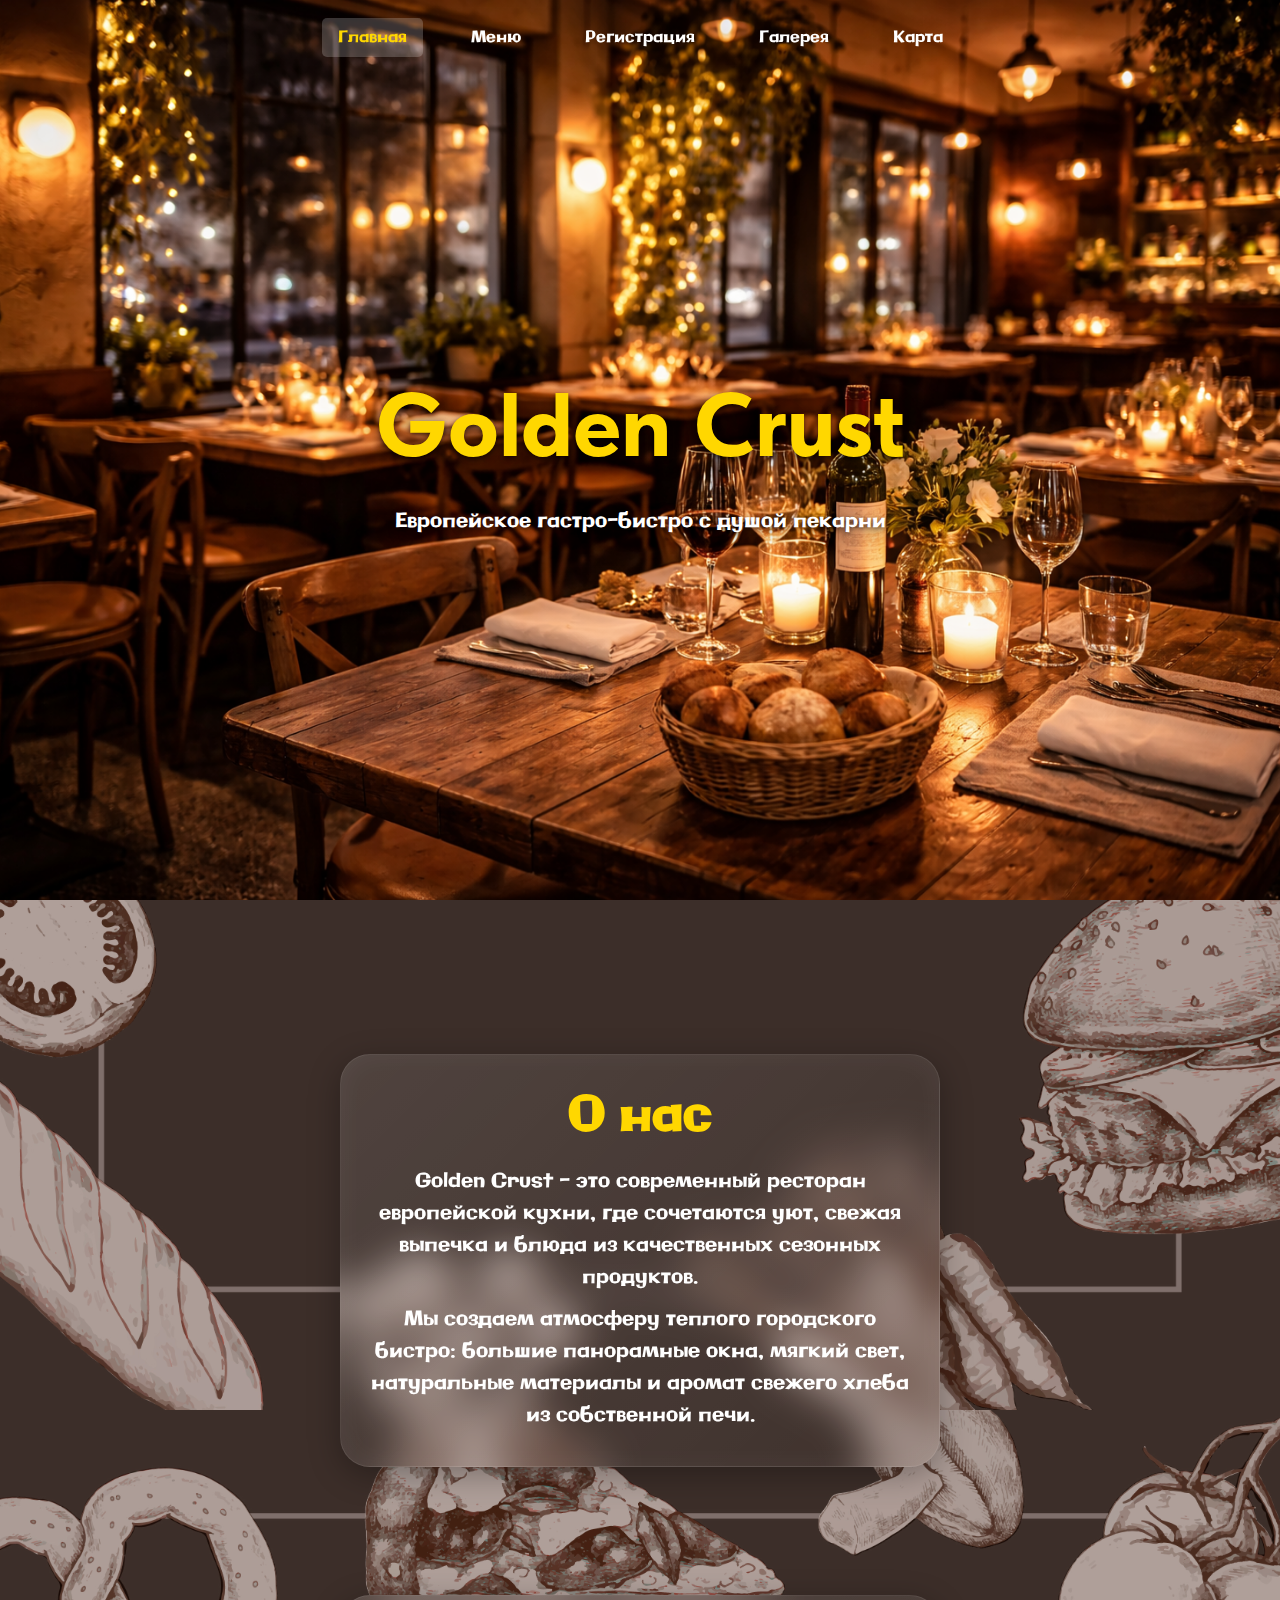
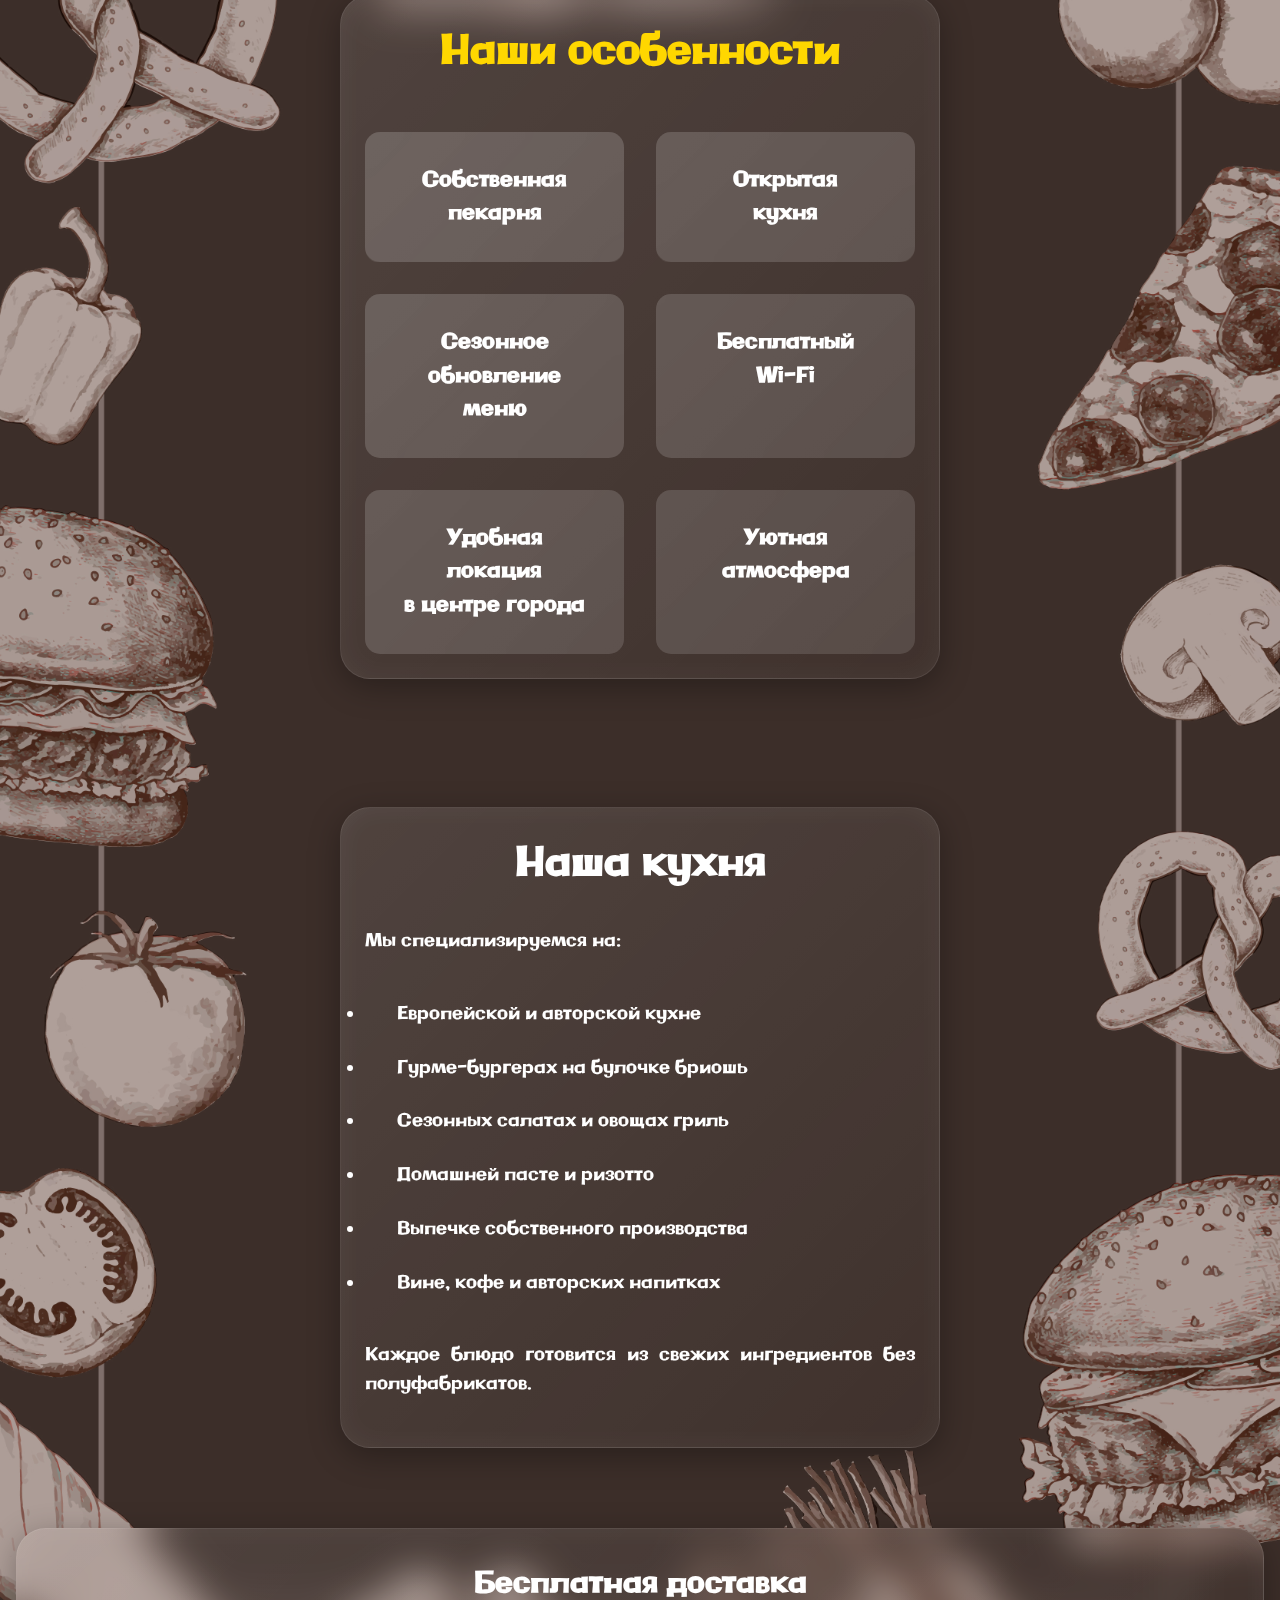
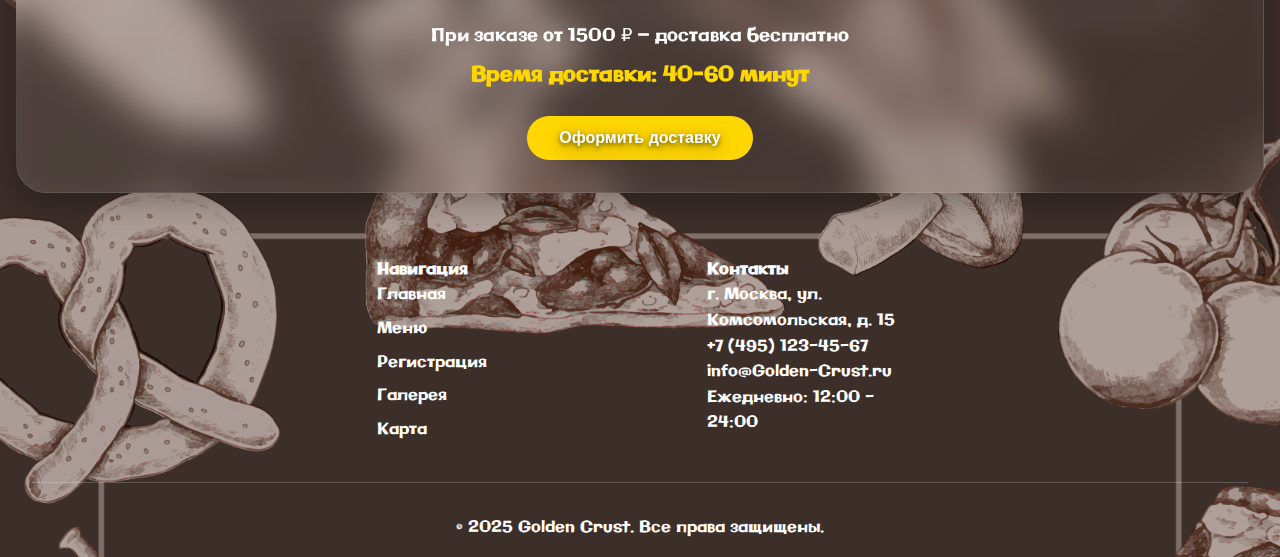
<file: index.html>
<!DOCTYPE html>
<html lang="ru">
<head>
    <meta charset="UTF-8">
    <meta name="viewport" content="width=device-width, initial-scale=1.0">
    <title></title>
    <link rel="stylesheet" href="index/index.css">
</head>
<body>
    <header>
    <nav class="navbar">
        <div class="nav-container">
            <ul class="nav-menu">
                <li><a href="index/index.html" class="active">Главная</a></li>
                <li><a href="menu/menu.html">Меню</a></li>
                <li><a href="register/register.html">Регистрация</a></li>
                <li><a href="gallery/gallery.html">Галерея</a></li>
                <li><a href="map/map.html">Карта</a></li>
            </ul>
        </div>
    </nav>
    </header>

    <section class="main-photo">
        <img src="./index/main.png">
        <section class="about">
            <div class="container">
                <h1>Golden Crust</h1>
                <div class="about-content">
                    <div class="about-text">
                        <p>Европейское гастро-бистро с душой пекарни</p>
                    </div>
                </div>
            </div>
        </section>
    </section>

    <main class="main-content">
        <section class="about-main">
            <div class="container">
                <div class="menu-card">
                <h2>О нас</h2>
                <div class="about-main-content">
                    <div class="about-main-text">
                        <p>Golden Crust - это современный ресторан европейской кухни, где сочетаются уют, свежая выпечка и блюда из качественных сезонных продуктов.</p>
                        <p>Мы создаем атмосферу теплого городского бистро: большие панорамные окна, мягкий свет, натуральные материалы и аромат свежего хлеба из собственной печи.</p>
                    </div>
                </div>
                </div>
            </div>
        </section>

        <section class="features">
            <div class="container">
                <div class="menu-card">
                    <h2>Наши особенности</h2>
                    <div class="features-grid">
                        <div class="feature-card">
                            <h3>Собственная пекарня</h3>
                        </div>
                        <div class="feature-card">
                            <h3>Открытая <br> кухня</h3>
                        </div>
                        <div class="feature-card">
                            <h3>Сезонное обновление меню</h3>
                        </div>
                        <div class="feature-card">
                            <h3>Бесплатный <br> Wi-Fi</h3>
                        </div>
                        <div class="feature-card">
                            <h3>Удобная локация <br> в центре города</h3>
                        </div>
                        <div class="feature-card">
                            <h3>Уютная атмосфера</h3>
                        </div>
                    </div>
                </div>
            </div>
        </section>

        <section class="cuisine">
            <div class="container">
                <div class="menu-card">
                    <h2>Наша кухня</h2>
                    <div class="cuisine-content">
                        <p>Мы специализируемся на:</p>
                        <ul class="cuisine-list">
                            <li>Европейской и авторской кухне</li>
                            <li>Гурме-бургерах на булочке бриошь</li>
                            <li>Сезонных салатах и овощах гриль</li>
                            <li>Домашней пасте и ризотто</li>
                            <li>Выпечке собственного производства</li>
                            <li>Вине, кофе и авторских напитках</li>
                        </ul>
                        <p>Каждое блюдо готовится из свежих ингредиентов без полуфабрикатов.</p>
                    </div>
                </div>
            </div>
        </section>

        <aside class="advertisement">
            <div class="ad-content">
                <h3>Бесплатная доставка</h3>
                <p>При заказе от 1500 ₽ — доставка бесплатно</p>
                <p class="ad-highlight">Время доставки: 40–60 минут</p>
                <button class="ad-button">Оформить доставку</button>
            </div>
        </aside>
    </main>

    <footer class="footer">
        <div class="footer-container">
            <div class="footer-section_1">
                <h4>Навигация</h4>
                <ul class="footer-nav">
                    <li><a href="index.html">Главная</a></li>
                    <li><a href="menu/menu.html">Меню</a></li>
                    <li><a href="register/register.html">Регистрация</a></li>
                    <li><a href="gallery/gallery.html">Галерея</a></li>
                    <li><a href="map/map.html">Карта</a></li>
                </ul>
            </div>
            <div class="footer-section_2">
                <h4>Контакты</h4>
                <p>г. Москва, ул. Комсомольская, д. 15</p>
                <p>+7 (495) 123-45-67</p>
                <p>info@Golden-Crust.ru</p>
                <p>Ежедневно: 12:00 - 24:00</p>
            </div>
        </div>
        <div class="footer-bottom">
            <p>&copy; 2025 Golden Crust. Все права защищены.</p>
        </div>
    </footer>
</body>
</html>
</file>
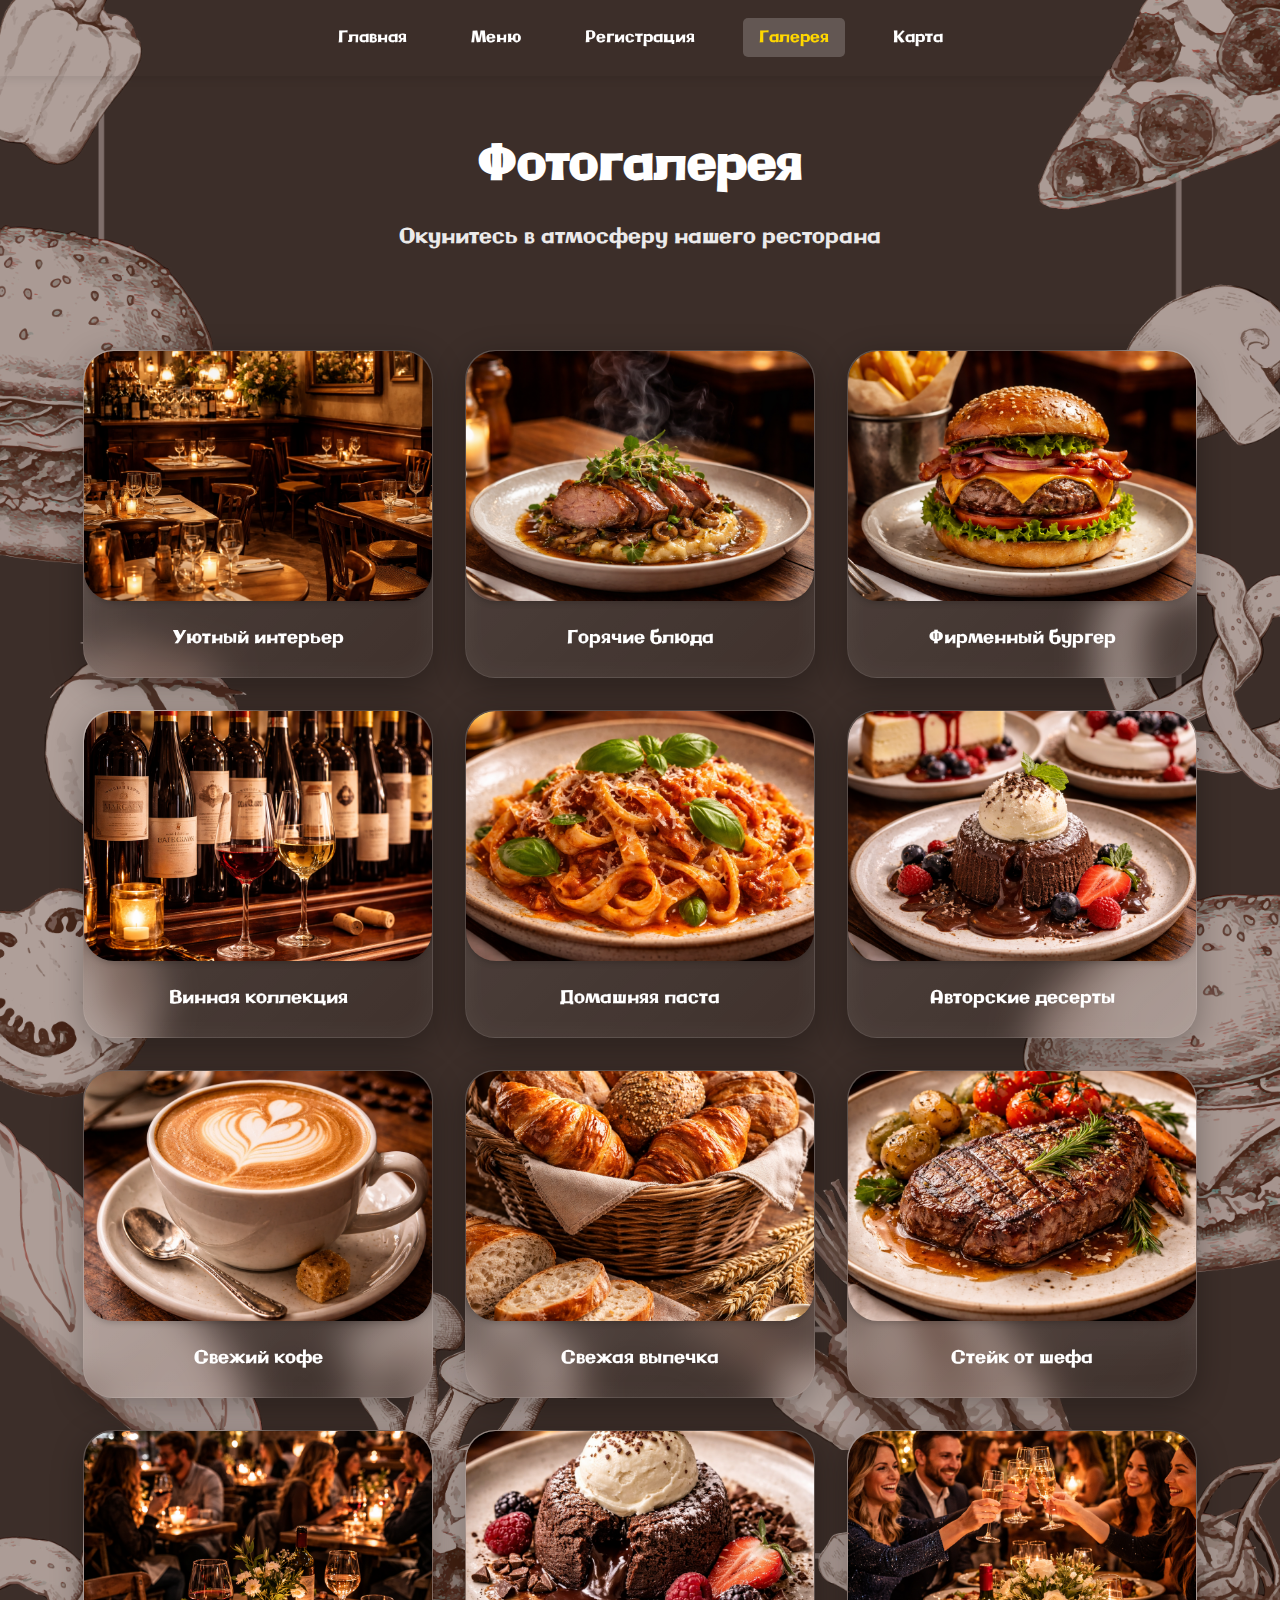
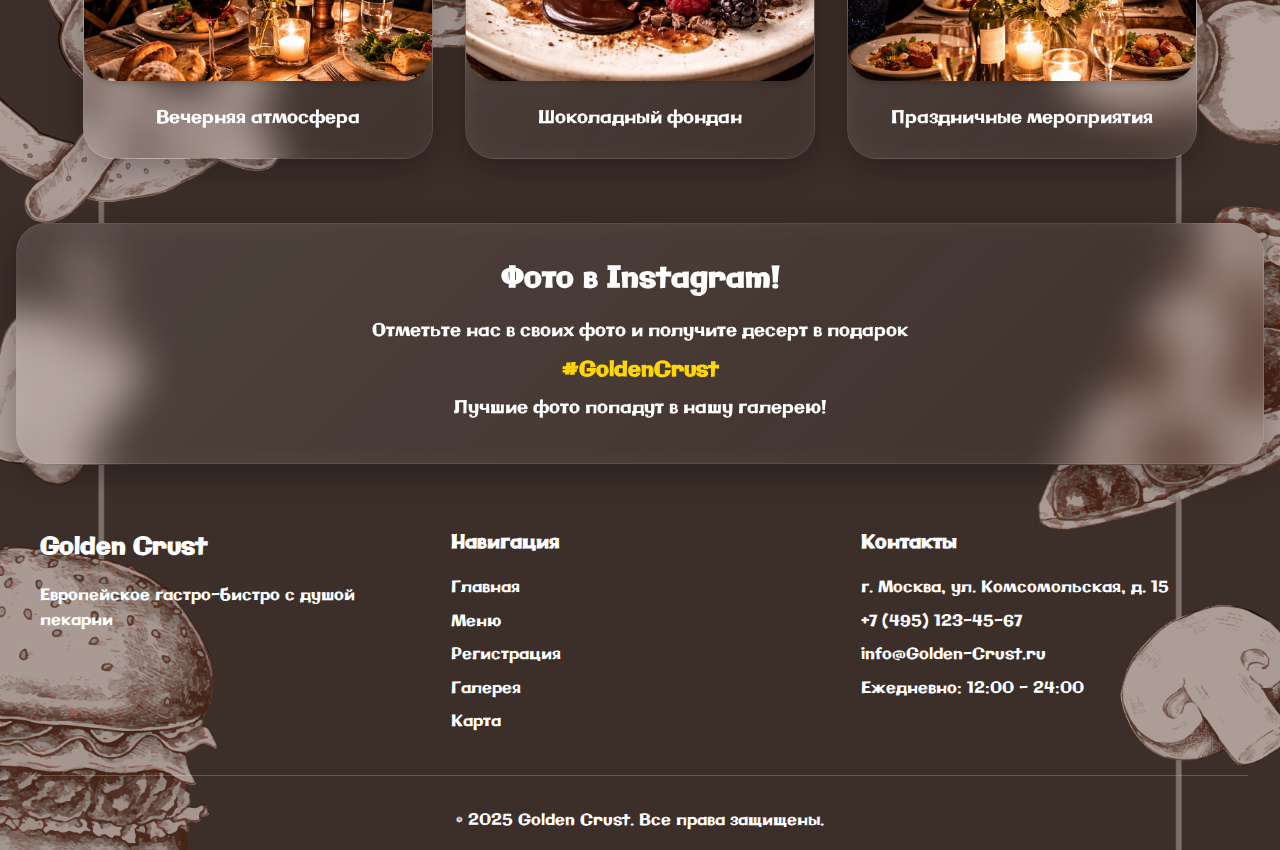
<file: gallery/gallery.html>
<!DOCTYPE html>
<html lang="ru">
<head>
    <meta charset="UTF-8">
    <meta name="viewport" content="width=device-width, initial-scale=1.0">
    <title></title>
    <link rel="stylesheet" href="gallery.css">
</head>
<body>
    <header>
    <nav class="navbar">
        <div class="nav-container">
            <ul class="nav-menu">
                <li><a href="../index.html">Главная</a></li>
                <li><a href="../menu/menu.html">Меню</a></li>
                <li><a href="../register/register.html">Регистрация</a></li>
                <li><a href="gallery.html" class="active">Галерея</a></li>
                <li><a href="../map/map.html">Карта</a></li>
            </ul>
        </div>
    </nav>
    </header>

    <main class="main-content">
        <section class="gallery-header">
            <div class="container">
                <h1>Фотогалерея</h1>
                <p>Окунитесь в атмосферу нашего ресторана</p>
            </div>
        </section>

        <section class="gallery-section">
            <div class="container">
                <div class="gallery-grid">
                    <div class="gallery-item">
                        <div class="gallery-image"><img src="../photos/08c22652-8074-4d49-b1d5-b8797496bb68.png"></div>
                        <div class="gallery-caption">Уютный интерьер</div>
                    </div>
                    <div class="gallery-item">
                        <div class="gallery-image"><img src="../photos/cfe4e600-2f1a-42b5-81ef-deab51552a0a.png"></div>
                        <div class="gallery-caption">Горячие блюда</div>
                    </div>
                    <div class="gallery-item">
                        <div class="gallery-image"><img src="../photos/6843c578-976e-4bc3-851b-79d1638ab911.png"></div>
                        <div class="gallery-caption">Фирменный бургер</div>
                    </div>
                    <div class="gallery-item">
                        <div class="gallery-image"><img src="../photos/eafd851d-630e-42e3-a4a4-397df5ca524f.png"></div>
                        <div class="gallery-caption">Винная коллекция</div>
                    </div>
                    <div class="gallery-item">
                        <div class="gallery-image"><img src="../photos/96c87deb-80c2-4649-8414-d149e95436ba.png"></div>
                        <div class="gallery-caption">Домашняя паста</div>
                    </div>
                    <div class="gallery-item">
                        <div class="gallery-image"><img src="../photos/авторские-блюда.png"></div>
                        <div class="gallery-caption">Авторские десерты</div>
                    </div>
                    <div class="gallery-item">
                        <div class="gallery-image"><img src="../photos/свежий-кофе.png"></div>
                        <div class="gallery-caption">Свежий кофе</div>
                    </div>
                    <div class="gallery-item">
                        <div class="gallery-image"><img src="../photos/свежая-выпечка.png"></div>
                        <div class="gallery-caption">Свежая выпечка</div>
                    </div>
                    <div class="gallery-item">
                        <div class="gallery-image"><img src="../photos/стейк-от-шефа.png"></div>
                        <div class="gallery-caption">Стейк от шефа</div>
                    </div>
                    <div class="gallery-item">
                        <div class="gallery-image"><img src="../photos/вечерняя-атмосфера.png"></div>
                        <div class="gallery-caption">Вечерняя атмосфера</div>
                    </div>
                    <div class="gallery-item">
                        <div class="gallery-image"><img src="../photos/шоколадный-фондан.png"></div>
                        <div class="gallery-caption">Шоколадный фондан</div>
                    </div>
                    <div class="gallery-item">
                        <div class="gallery-image"><img src="../photos/праздничные-мероприятия.png"></div>
                        <div class="gallery-caption">Праздничные мероприятия</div>
                    </div>
                </div>
            </div>
        </section>

        <aside class="advertisement">
            <div class="ad-content">
                <h3>Фото в Instagram!</h3>
                <p>Отметьте нас в своих фото и получите десерт в подарок</p>
                <p class="ad-highlight">#GoldenCrust</p>
                <p>Лучшие фото попадут в нашу галерею!</p>
            </div>
        </aside>
    </main>

    <footer class="footer">
        <div class="footer-container">
            <div class="footer-section">
                <div class="footer-logo">Golden Crust</div>
                <p>Европейское гастро-бистро с душой пекарни</p>
            </div>
            <div class="footer-section">
                <h4>Навигация</h4>
                <ul class="footer-nav">
                    <li><a href="../index.html">Главная</a></li>
                    <li><a href="../menu/menu.html">Меню</a></li>
                    <li><a href="../register/register.html">Регистрация</a></li>
                    <li><a href="gallery.html">Галерея</a></li>
                    <li><a href="../map/map.html">Карта</a></li>
                </ul>
            </div>
            <div class="footer-section">
                <h4>Контакты</h4>
                <p>г. Москва, ул. Комсомольская, д. 15</p>
                <p>+7 (495) 123-45-67</p>
                <p>info@Golden-Crust.ru</p>
                <p>Ежедневно: 12:00 - 24:00</p>
            </div>
        </div>
        <div class="footer-bottom">
            <p>&copy; 2025 Golden Crust. Все права защищены.</p>
        </div>
    </footer>
</body>
</html>
</file>
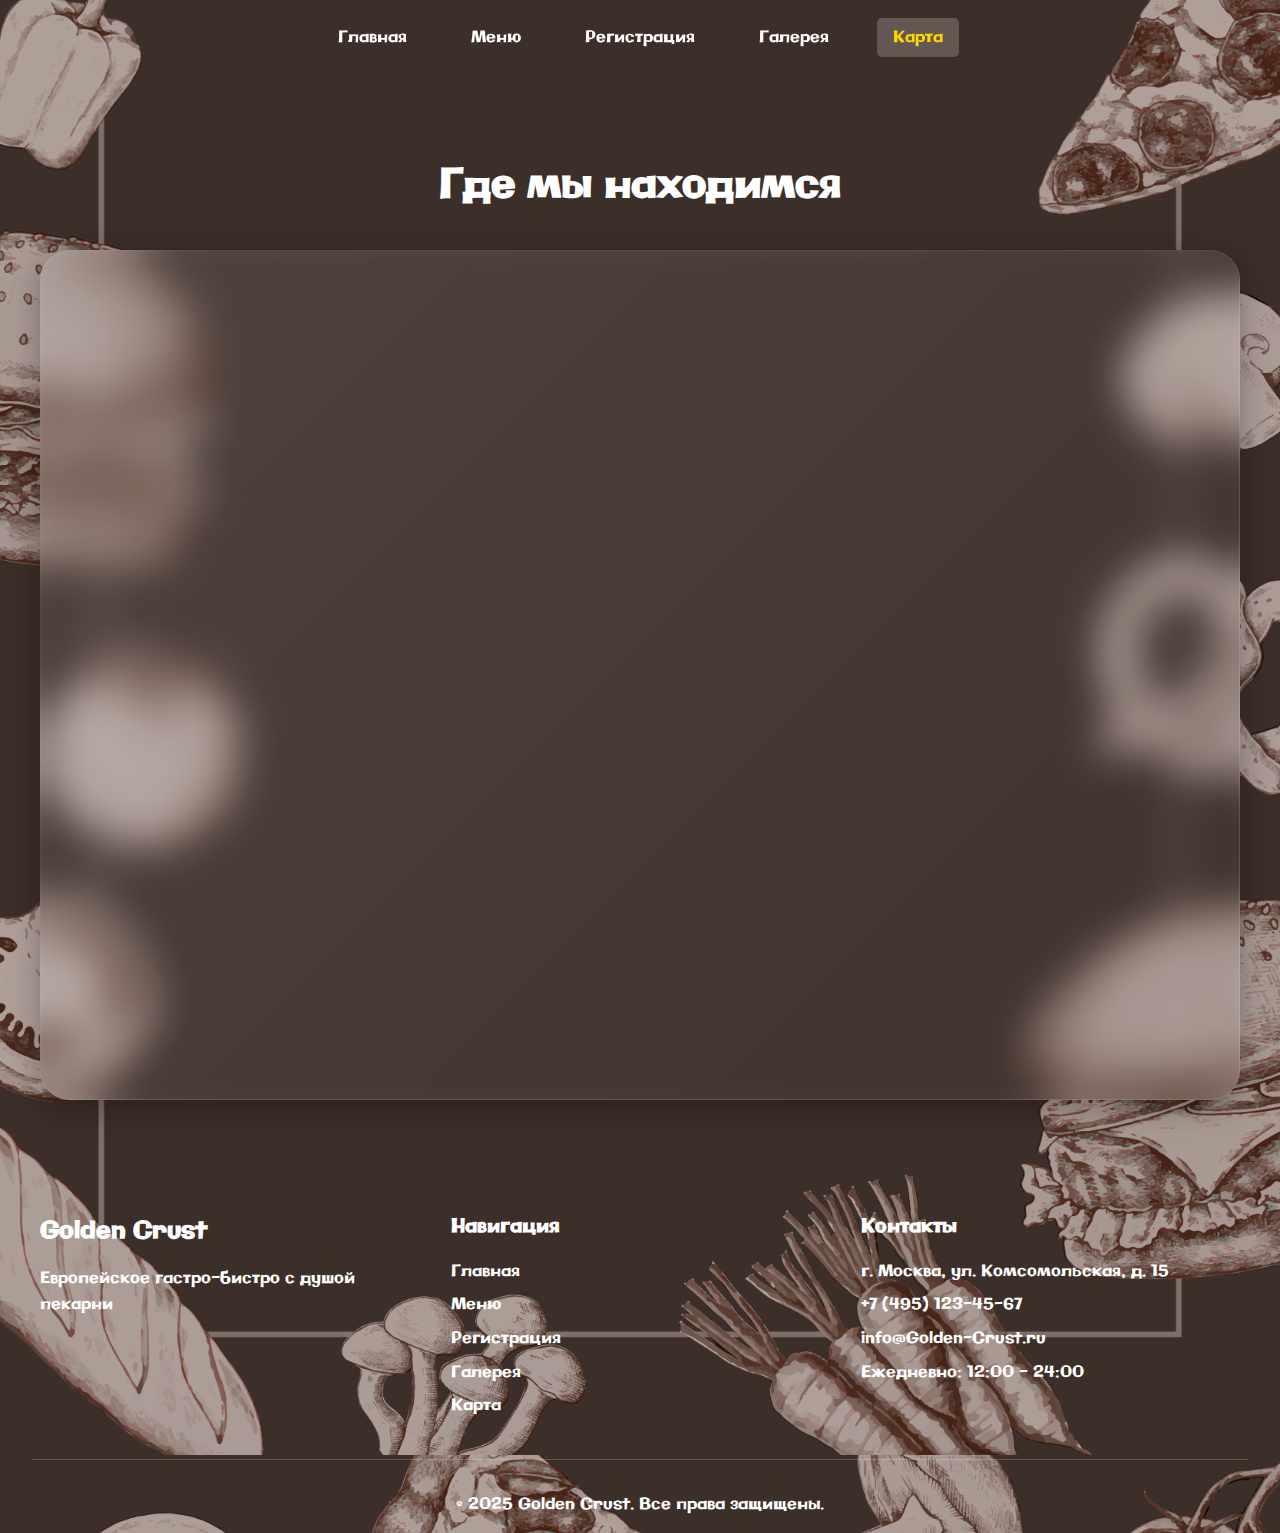
<file: map/map.html>
<!DOCTYPE html>
<html lang="ru">
<head>
    <meta charset="UTF-8">
    <meta name="viewport" content="width=device-width, initial-scale=1.0">
    <title></title>
    <link rel="stylesheet" href="map.css">
</head>
<body>
    <header>
    <nav class="navbar">
        <div class="nav-container">
            <ul class="nav-menu">
                <li><a href="../index.html">Главная</a></li>
                <li><a href="../menu/menu.html">Меню</a></li>
                <li><a href="../register/register.html">Регистрация</a></li>
                <li><a href="../gallery/gallery.html">Галерея</a></li>
                <li><a href="map.html" class="active">Карта</a></li>
            </ul>
        </div>
    </nav>
    </header>

    <main class="main-content">
        <section class="about">
            <div class="container">
                <h2>Где мы находимся</h2>
                <div class="about-content">
                    <div class="menu-card">
                            <iframe src="https://www.google.com/maps/embed?pb=!1m18!1m12!1m3!1d5695.350638745052!2d37.310353096411774!3d55.49401351575121!2m3!1f0!2f0!3f0!3m2!1i1024!2i768!4f13.1!3m3!1m2!1s0x414aaaac98f204f9%3A0xa28d80162437ab78!2z0YPQuy4g0JrQvtC80YHQvtC80L7Qu9GM0YHQutCw0Y8sIDE1LCDQnNC-0YHQutCy0LAsIDE0MjE5MQ!5e0!3m2!1sru!2sru!4v1771492770606!5m2!1sru!2sru" width="1000" height="800" style="border:0;" allowfullscreen="" loading="lazy" referrerpolicy="no-referrer-when-downgrade"></iframe>
                    </div>
                </div>
            </div>
        </section>
    </main>

    <footer class="footer">
        <div class="footer-container">
            <div class="footer-section">
                <div class="footer-logo">Golden Crust</div>
                <p>Европейское гастро-бистро с душой пекарни</p>
            </div>
            <div class="footer-section">
                <h4>Навигация</h4>
                <ul class="footer-nav">
                    <li><a href="../index.html">Главная</a></li>
                    <li><a href="../menu/menu.html">Меню</a></li>
                    <li><a href="../register/register.html">Регистрация</a></li>
                    <li><a href="../gallery/gallery.html">Галерея</a></li>
                    <li><a href="map.html">Карта</a></li>
                </ul>
            </div>
            <div class="footer-section">
                <h4>Контакты</h4>
                <p>г. Москва, ул. Комсомольская, д. 15</p>
                <p>+7 (495) 123-45-67</p>
                <p>info@Golden-Crust.ru</p>
                <p>Ежедневно: 12:00 - 24:00</p>
            </div>
        </div>
        <div class="footer-bottom">
            <p>&copy; 2025 Golden Crust. Все права защищены.</p>
        </div>
    </footer>
</body>
</html>
</file>
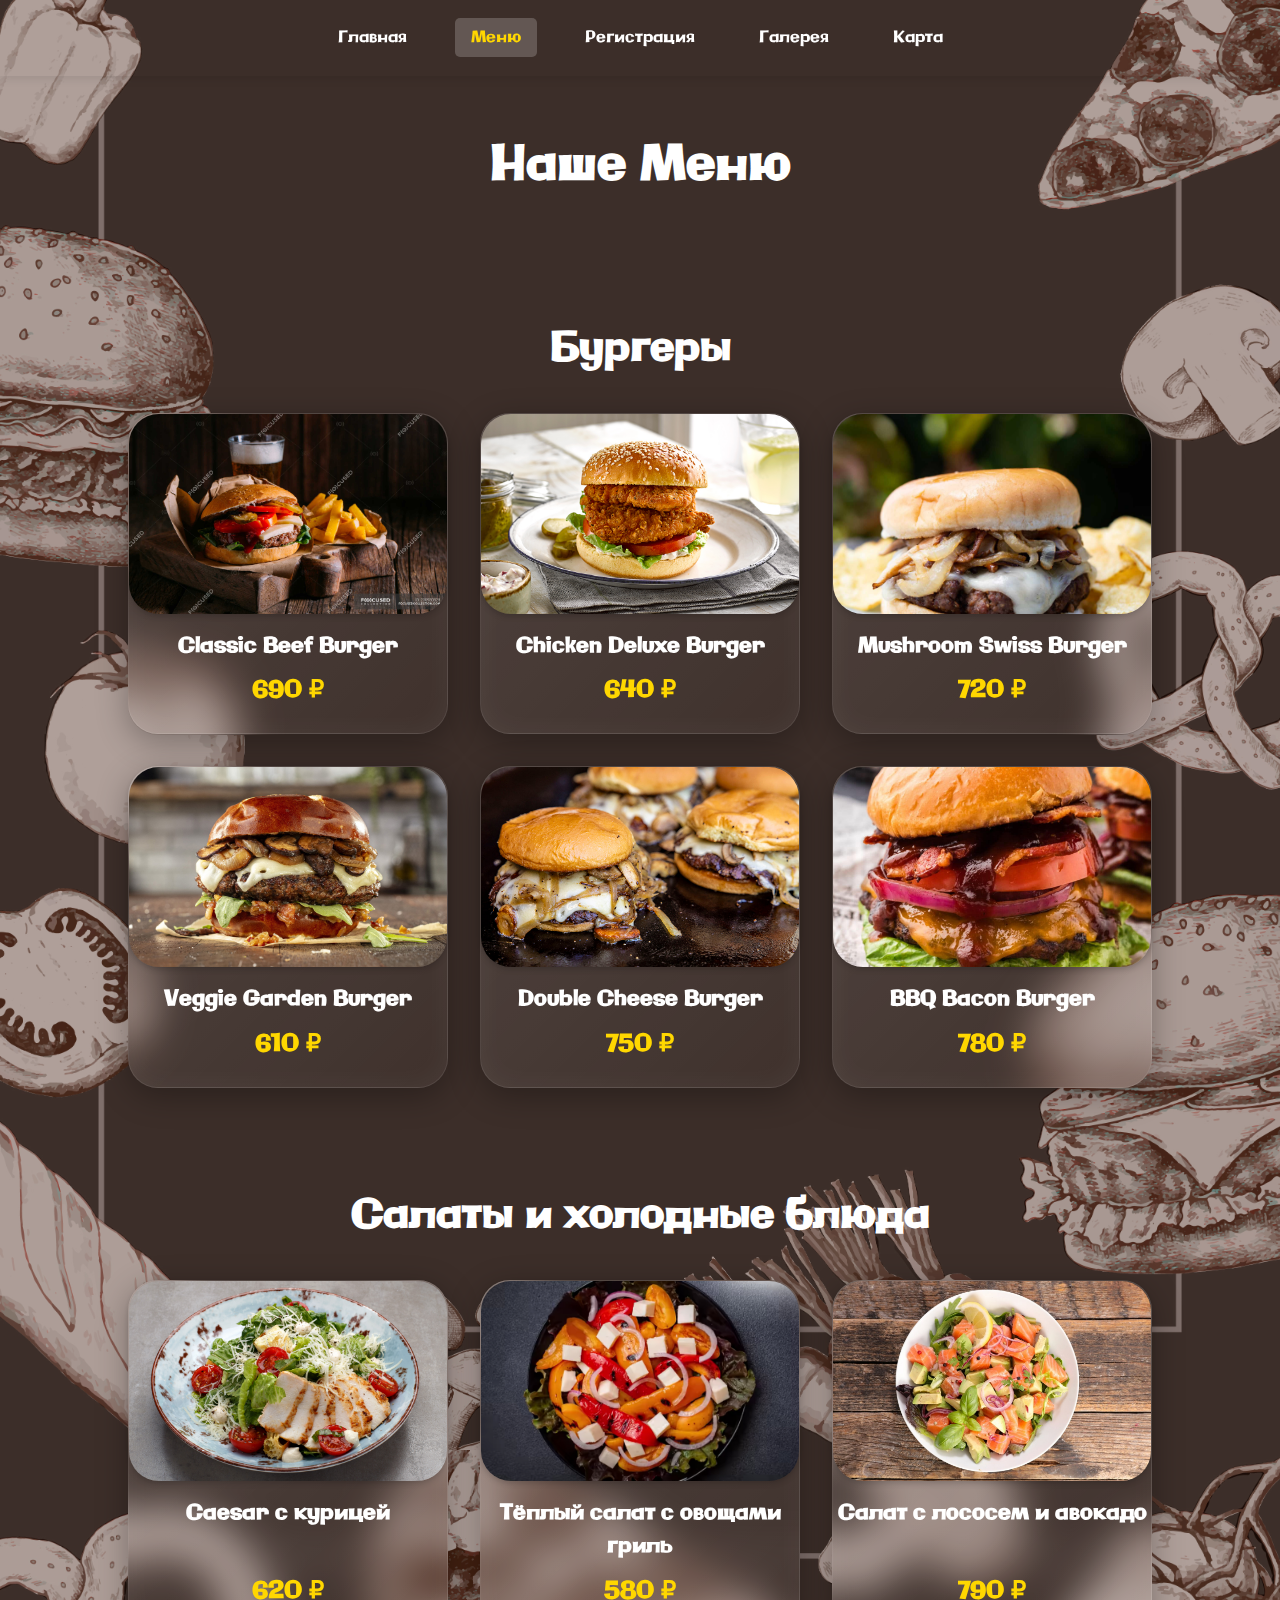
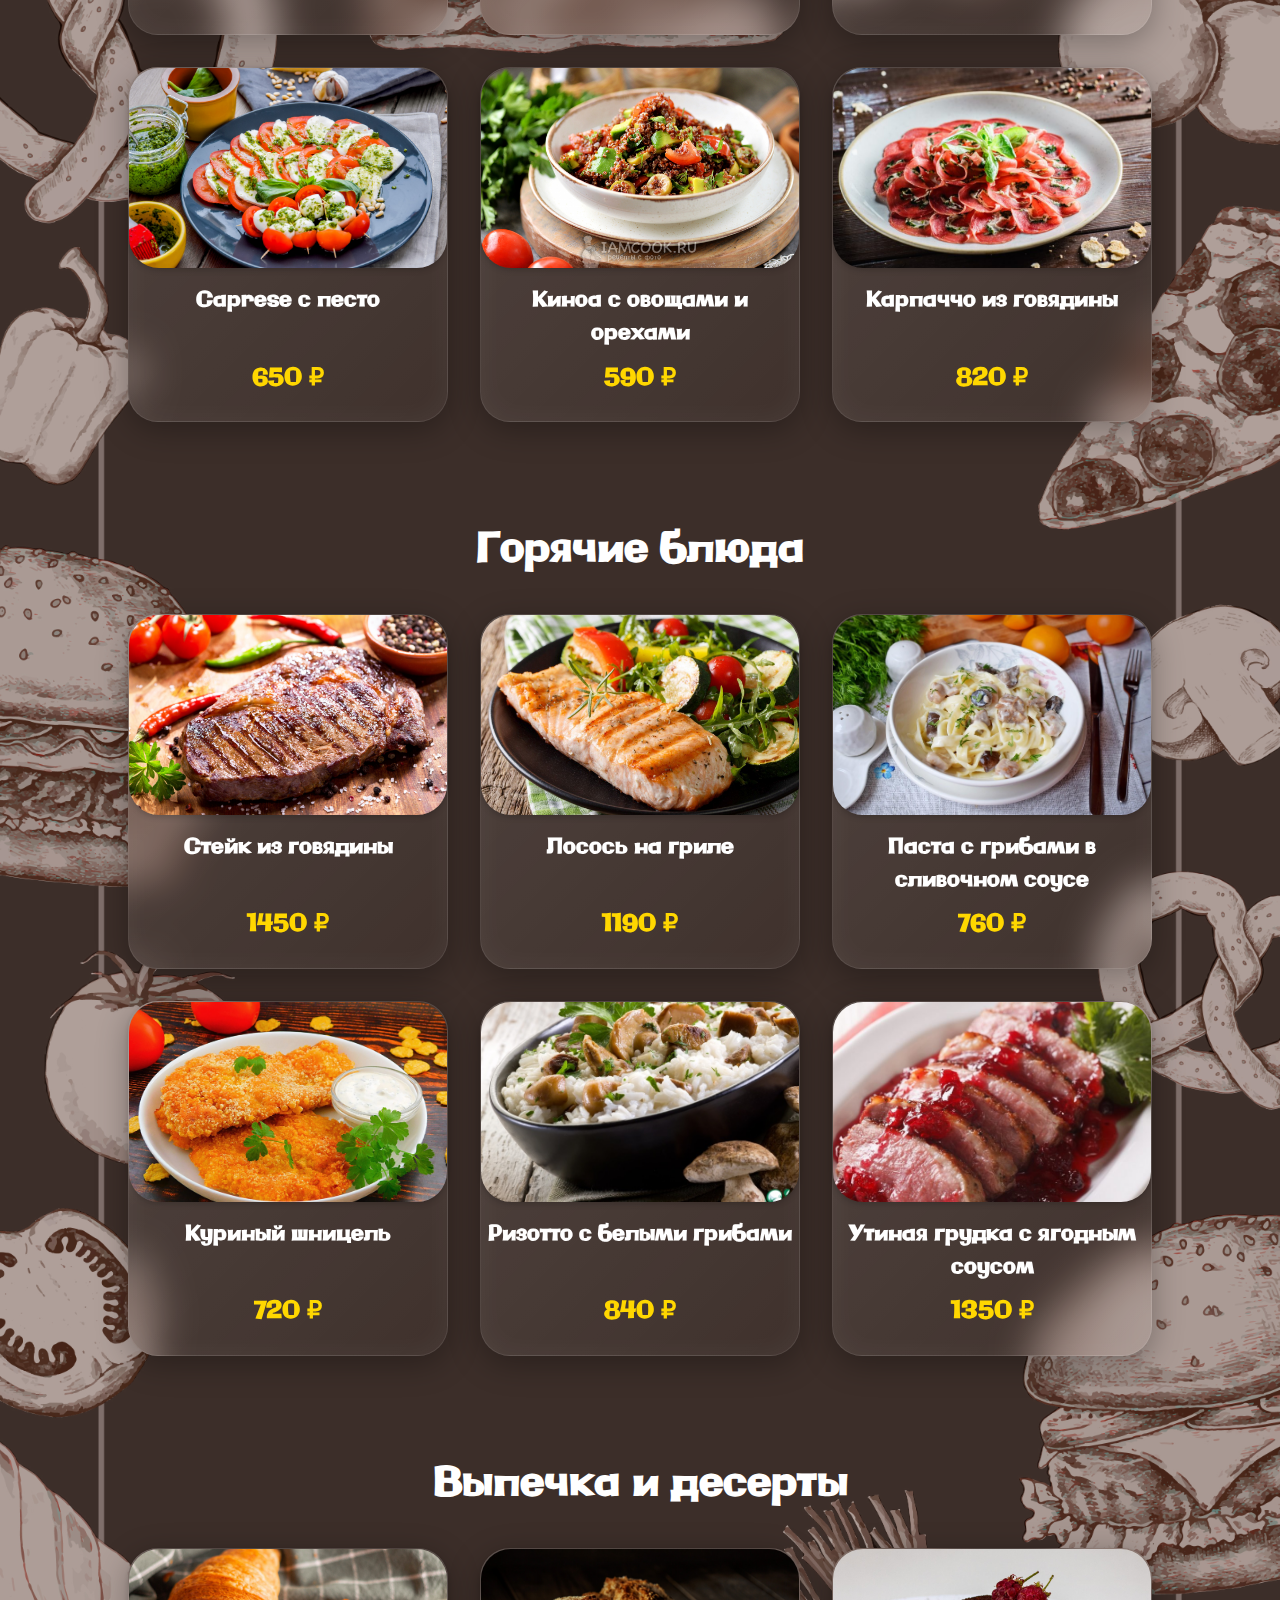
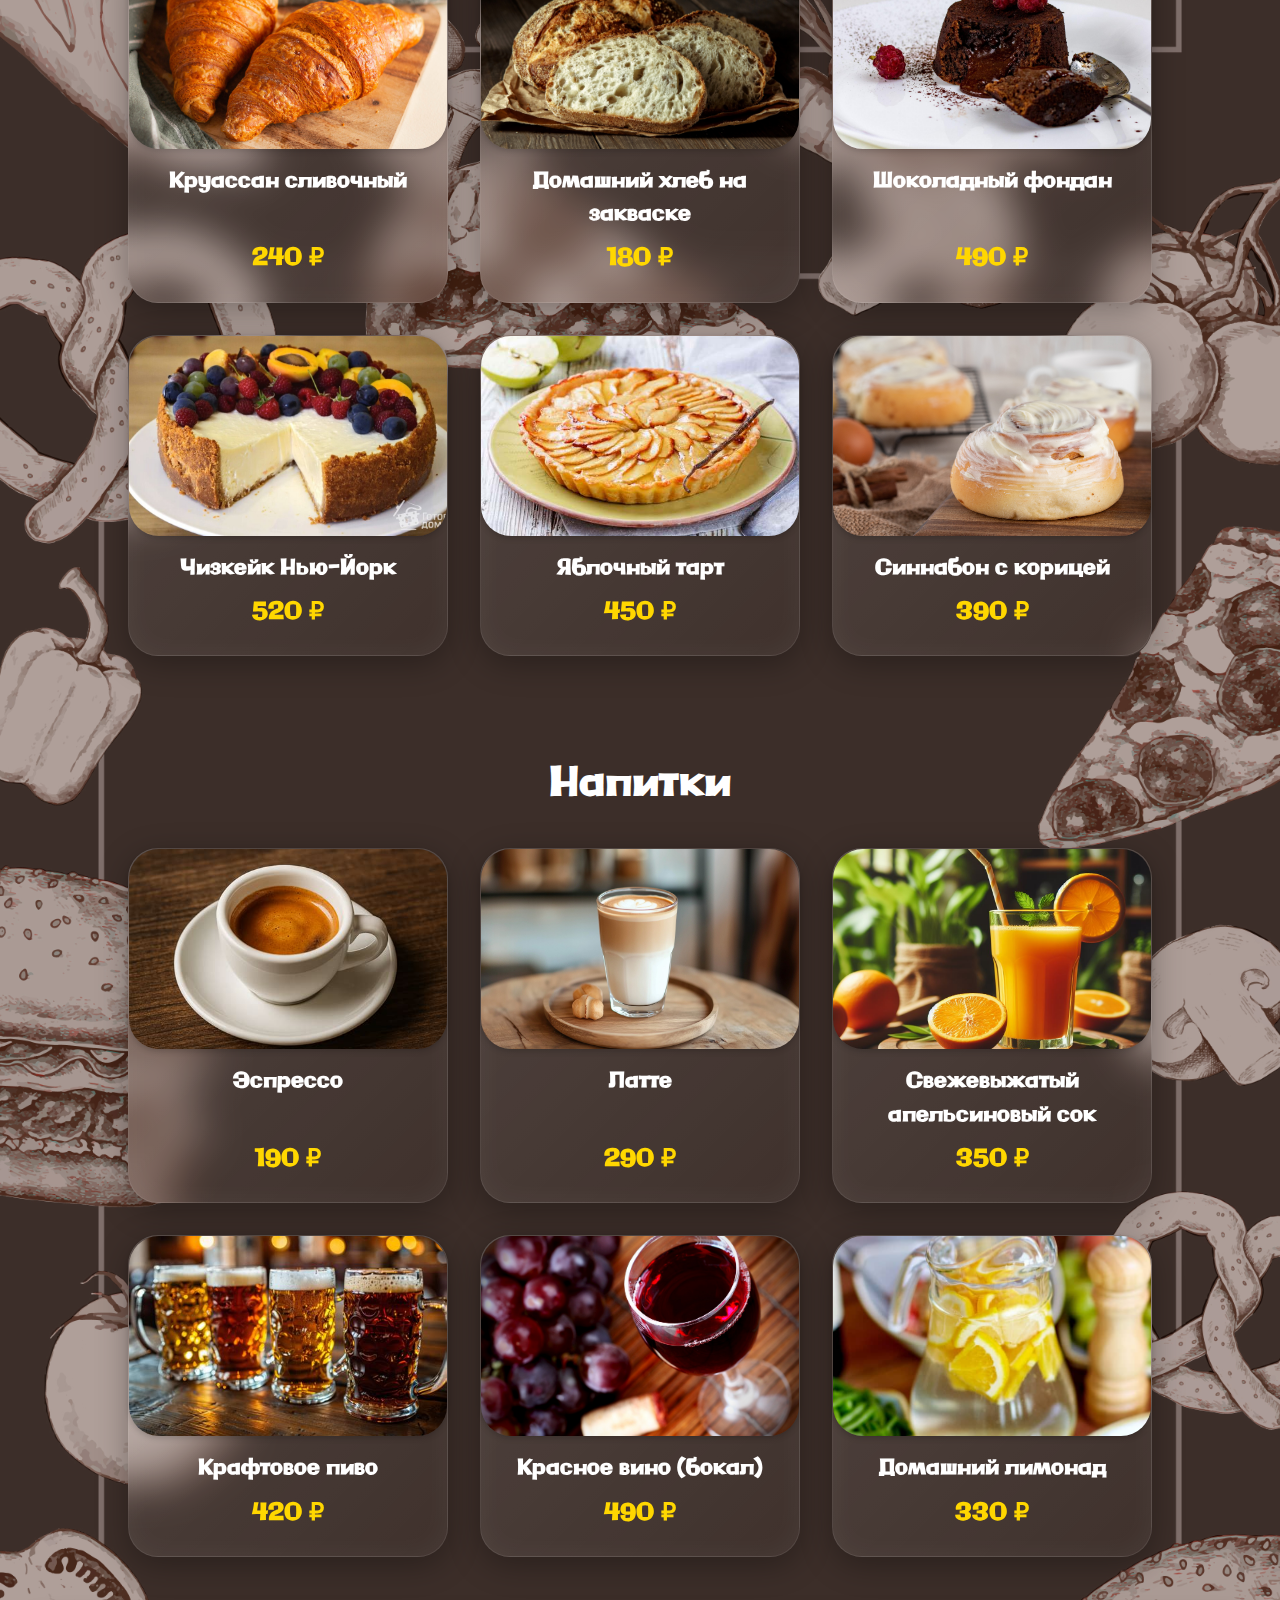
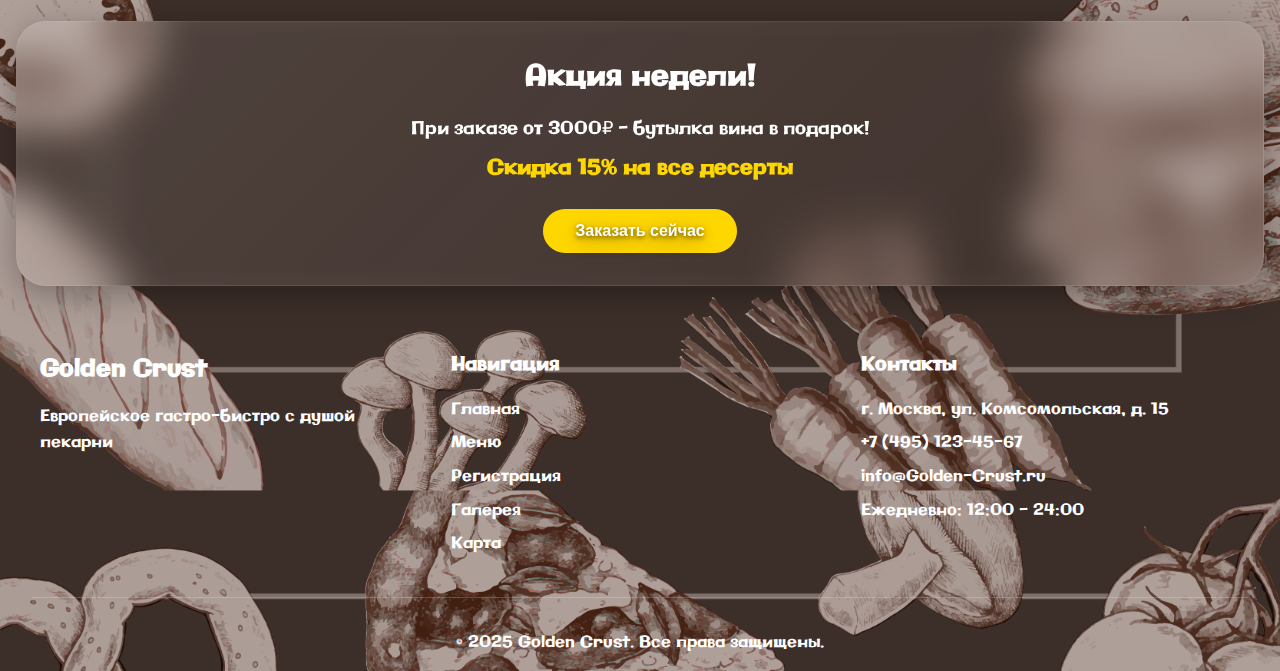
<file: menu/menu.html>
<!DOCTYPE html>
<html lang="ru">
<head>
    <meta charset="UTF-8">
    <meta name="viewport" content="width=device-width, initial-scale=1.0">
    <title></title>
    <link rel="stylesheet" href="menu.css">
</head>
<body>
    <header>
    <nav class="navbar">
        <div class="nav-container">
            <ul class="nav-menu">
                <li><a href="../index.html">Главная</a></li>
                <li><a href="menu.html" class="active">Меню</a></li>
                <li><a href="../register/register.html">Регистрация</a></li>
                <li><a href="../gallery/gallery.html">Галерея</a></li>
                <li><a href="../map/map.html">Карта</a></li>
            </ul>
        </div>
    </nav>
    </header>

    <main class="main-content">
        <section class="menu-header">
            <div class="container">
                <h1>Наше Меню</h1>
            </div>
        </section>

        <section class="menu-section">
            <div class="container">
                <h2 class="section-title">Бургеры</h2>
                <div class="menu-grid">
                    <div class="menu-card">
                        <div class="card-image"><img src="../photos/classic-beef-burger.jpg"></div>
                        <h3>Classic Beef Burger</h3>
                        <div class="price">690 ₽</div>
                    </div>
                    <div class="menu-card">
                        <div class="card-image"><img src="../photos/Chicken-Deluxe-Burger.jpg"></div>
                        <h3>Chicken Deluxe Burger</h3>
                        <div class="price">640 ₽</div>
                    </div>
                    <div class="menu-card">
                        <div class="card-image"><img src="../photos/Mushroom-Swiss-Burger.jpg"></div>
                        <h3>Mushroom Swiss Burger</h3>
                        <div class="price">720 ₽</div>
                    </div>
                    <div class="menu-card">
                        <div class="card-image"><img src="../photos/Veggie-Garden-Burger.jpg"></div>
                        <h3>Veggie Garden Burger</h3>
                        <div class="price">610 ₽</div>
                    </div>
                    <div class="menu-card">
                        <div class="card-image"><img src="../photos/Double-Cheese-Burger.jpg"></div>
                        <h3>Double Cheese Burger</h3>
                        <div class="price">750 ₽</div>
                    </div>
                    <div class="menu-card">
                        <div class="card-image"><img src="../photos/BBQ-Bacon-Burger.jpg"></div>
                        <h3>BBQ Bacon Burger</h3>
                        <div class="price">780 ₽</div>
                    </div>
                </div>
            </div>
        </section>

        <section class="menu-section">
            <div class="container">
                <h2 class="section-title">Салаты и холодные блюда</h2>
                <div class="menu-grid">
                    <div class="menu-card">
                        <div class="card-image"><img src="../photos/Caesar-с-курицейv.jpg"></div>
                        <h3>Caesar с курицей</h3>
                        <div class="price">620 ₽</div>
                    </div>
                    <div class="menu-card">
                        <div class="card-image"><img src="../photos/Тёплый-салат-с-овощами-гриль.jpg"></div>
                        <h3>Тёплый салат с овощами гриль</h3>
                        <div class="price">580 ₽</div>
                    </div>
                    <div class="menu-card">
                        <div class="card-image"><img src="../photos/Салат-с-лососем-и-авокадо.jpg"></div>
                        <h3>Салат с лососем и авокадо</h3>
                        <div class="price">790 ₽</div>
                    </div>
                    <div class="menu-card">
                        <div class="card-image"><img src="../photos/Caprese-с-песто.jpg"></div>
                        <h3>Caprese с песто</h3>
                        <div class="price">650 ₽</div>
                    </div>
                    <div class="menu-card">
                        <div class="card-image"><img src="../photos/Киноа-с-овощами-и-орехами.jpg"></div>
                        <h3>Киноа с овощами и орехами</h3>
                        <div class="price">590 ₽</div>
                    </div>
                    <div class="menu-card">
                        <div class="card-image"><img src="../photos/Карпаччо-из-говядины.jpg"></div>
                        <h3>Карпаччо из говядины</h3>
                        <div class="price">820 ₽</div>
                    </div>
                </div>
            </div>
        </section>

        <section class="menu-section">
            <div class="container">
                <h2 class="section-title">Горячие блюда</h2>
                <div class="menu-grid">
                    <div class="menu-card">
                        <div class="card-image"><img src="../photos/Стейк-из-говядины.jpg"></div>
                        <h3>Стейк из говядины</h3>
                        <div class="price">1450 ₽</div>
                    </div>
                    <div class="menu-card">
                        <div class="card-image"><img src="../photos/Лосось-на-гриле.jpg"></div>
                        <h3>Лосось на гриле</h3>
                        <div class="price">1190 ₽</div>
                    </div>
                    <div class="menu-card">
                        <div class="card-image"><img src="../photos/Паста-с-грибами-в-сливочном-соусе.jpg"></div>
                        <h3>Паста с грибами в сливочном соусе</h3>
                        <div class="price">760 ₽</div>
                    </div>
                    <div class="menu-card">
                        <div class="card-image"><img src="../photos/Куриный-шницель.jpg"></div>
                        <h3>Куриный шницель</h3>
                        <div class="price">720 ₽</div>
                    </div>
                    <div class="menu-card">
                        <div class="card-image"><img src="../photos/Ризотто-с-белыми-грибами.jpg"></div>
                        <h3>Ризотто с белыми грибами</h3>
                        <div class="price">840 ₽</div>
                    </div>
                    <div class="menu-card">
                        <div class="card-image"><img src="../photos/Утиная-грудка-с-ягодным-соусом.jpg"></div>
                        <h3>Утиная грудка с ягодным соусом</h3>
                        <div class="price">1350 ₽</div>
                    </div>
                </div>
            </div>
        </section>

        <section class="menu-section">
            <div class="container">
                <h2 class="section-title">Выпечка и десерты</h2>
                <div class="menu-grid">
                    <div class="menu-card">
                        <div class="card-image"><img src="../photos/Круассан-сливочный.jpg"></div>
                        <h3>Круассан сливочный</h3>
                        <div class="price">240 ₽</div>
                    </div>
                    <div class="menu-card">
                        <div class="card-image"><img src="../photos/Домашний-хлеб-на-закваске.jpeg"></div>
                        <h3>Домашний хлеб на закваске</h3>
                        <div class="price">180 ₽</div>
                    </div>
                    <div class="menu-card">
                        <div class="card-image"><img src="../photos/Шоколадный-фондан.jpg"></div>
                        <h3>Шоколадный фондан</h3>
                        <div class="price">490 ₽</div>
                    </div>
                    <div class="menu-card">
                        <div class="card-image"><img src="../photos/Чизкейк-Нью-Йорк.jpg"></div>
                        <h3>Чизкейк Нью-Йорк</h3>
                        <div class="price">520 ₽</div>
                    </div>
                    <div class="menu-card">
                        <div class="card-image"><img src="../photos/Яблочный-тарт.jpg"></div>
                        <h3>Яблочный тарт</h3>
                        <div class="price">450 ₽</div>
                    </div>
                    <div class="menu-card">
                        <div class="card-image"><img src="../photos/Синнабон-с-корицей.jpg"></div>
                        <h3>Синнабон с корицей</h3>
                        <div class="price">390 ₽</div>
                    </div>
                </div>
            </div>
        </section>

        <section class="menu-section">
            <div class="container">
                <h2 class="section-title">Напитки</h2>
                <div class="menu-grid">
                    <div class="menu-card">
                        <div class="card-image"><img src="../photos/Эспрессо.jpg"></div>
                        <h3>Эспрессо</h3>
                        <div class="price">190 ₽</div>
                    </div>
                    <div class="menu-card">
                        <div class="card-image"><img src="../photos/Латте.jpg"></div>
                        <h3>Латте</h3>
                        <div class="price">290 ₽</div>
                    </div>
                    <div class="menu-card">
                        <div class="card-image"><img src="../photos/Свежевыжатый-апельсиновый-сок.jpg"></div>
                        <h3>Свежевыжатый апельсиновый сок</h3>
                        <div class="price">350 ₽</div>
                    </div>
                    <div class="menu-card">
                        <div class="card-image"><img src="../photos/Крафтовое-пиво.jpg"></div>
                        <h3>Крафтовое пиво</h3>
                        <div class="price">420 ₽</div>
                    </div>
                    <div class="menu-card">
                        <div class="card-image"><img src="../photos/Красное-вино-(бокал).jpg"></div>
                        <h3>Красное вино (бокал)</h3>
                        <div class="price">490 ₽</div>
                    </div>
                    <div class="menu-card">
                        <div class="card-image"><img src="../photos/Домашний-лимонад.jpg"></div>
                        <h3>Домашний лимонад</h3>
                        <div class="price">330 ₽</div>
                    </div>
                </div>
            </div>
        </section>

        <aside class="advertisement">
            <div class="ad-content">
                <h3>Акция недели!</h3>
                <p>При заказе от 3000₽ - бутылка вина в подарок!</p>
                <p class="ad-highlight">Скидка 15% на все десерты</p>
                <button class="ad-button">Заказать сейчас</button>
            </div>
        </aside>
    </main>

    <footer class="footer">
        <div class="footer-container">
            <div class="footer-section">
                <div class="footer-logo">Golden Crust</div>
                <p>Европейское гастро-бистро с душой пекарни</p>
            </div>
            <div class="footer-section">
                <h4>Навигация</h4>
                <ul class="footer-nav">
                    <li><a href="../index.html">Главная</a></li>
                    <li><a href="menu.html">Меню</a></li>
                    <li><a href="../register/register.html">Регистрация</a></li>
                    <li><a href="../gallery/gallery.html">Галерея</a></li>
                    <li><a href="../map/map.html">Карта</a></li>
                </ul>
            </div>
            <div class="footer-section">
                <h4>Контакты</h4>
                <p>г. Москва, ул. Комсомольская, д. 15</p>
                <p>+7 (495) 123-45-67</p>
                <p>info@Golden-Crust.ru</p>
                <p>Ежедневно: 12:00 - 24:00</p>
            </div>
        </div>
        <div class="footer-bottom">
            <p>&copy; 2025 Golden Crust. Все права защищены.</p>
        </div>
    </footer>
</body>
</html>
</file>
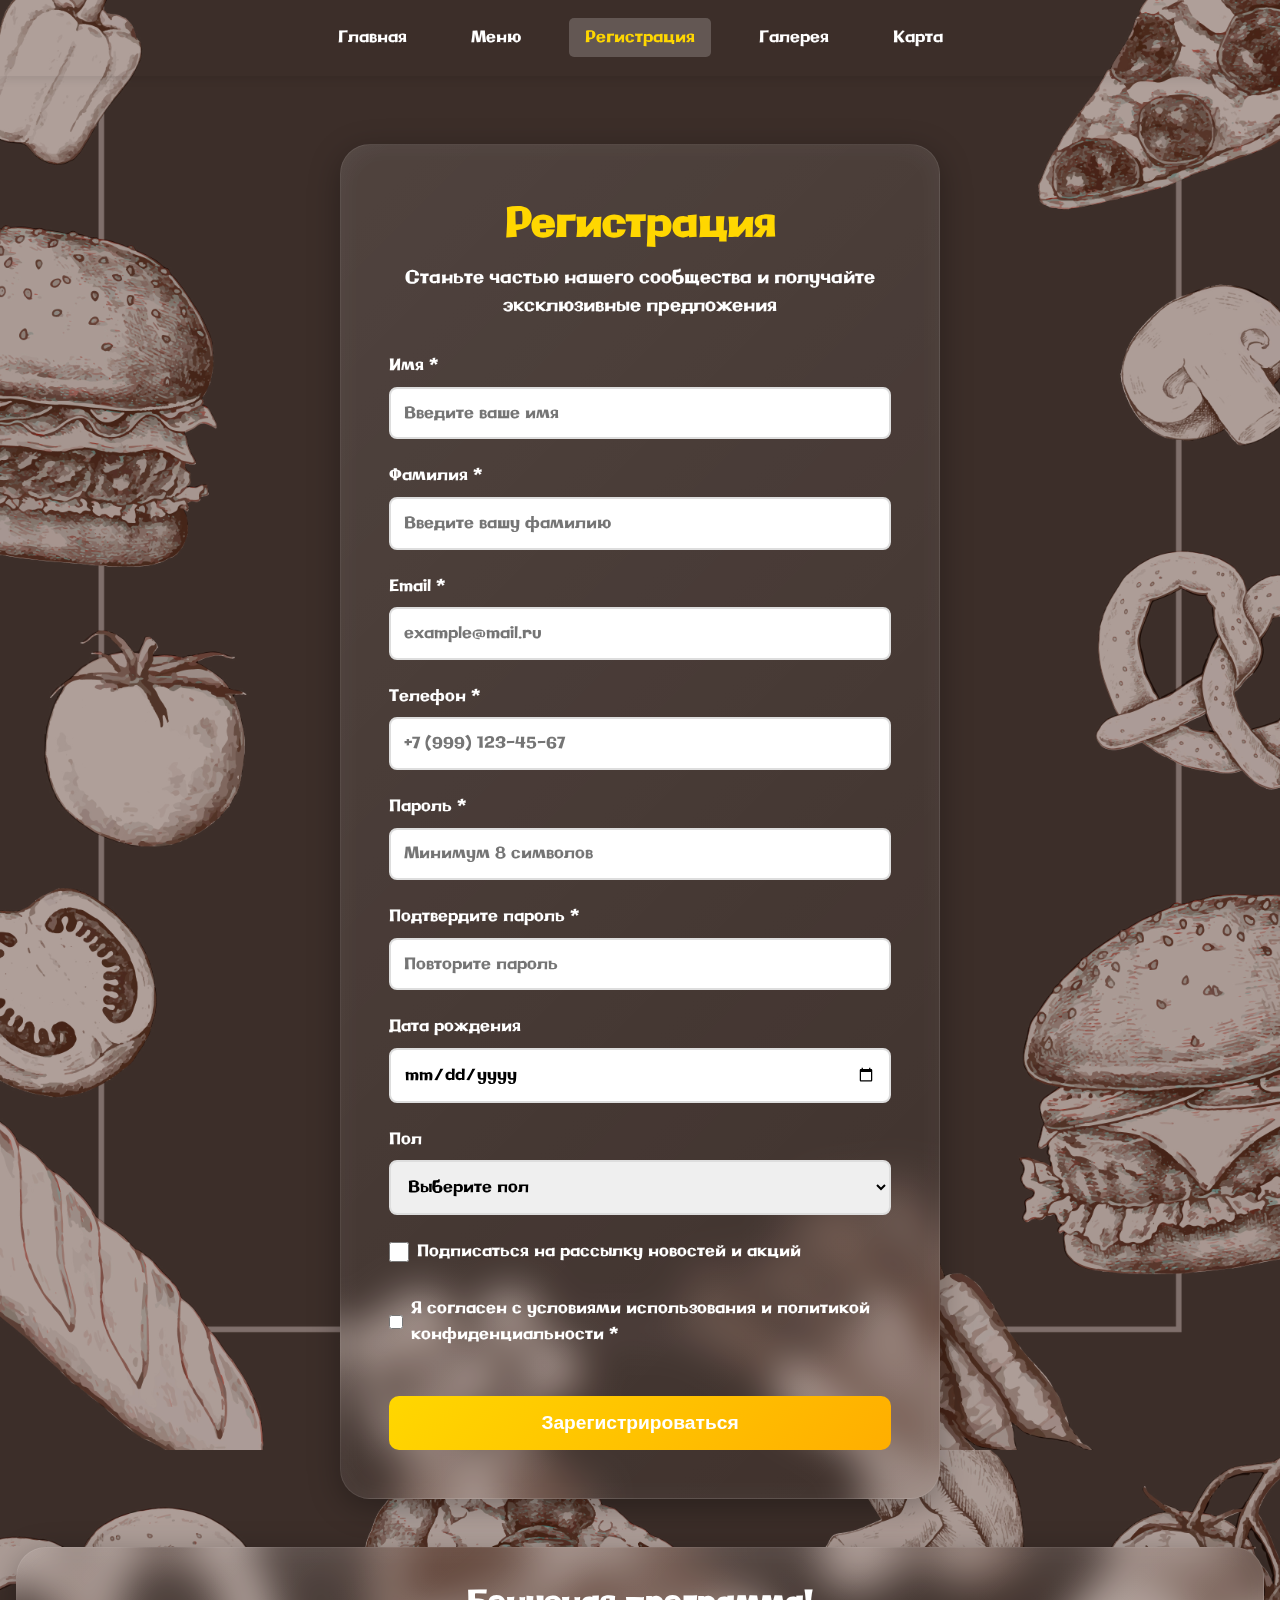
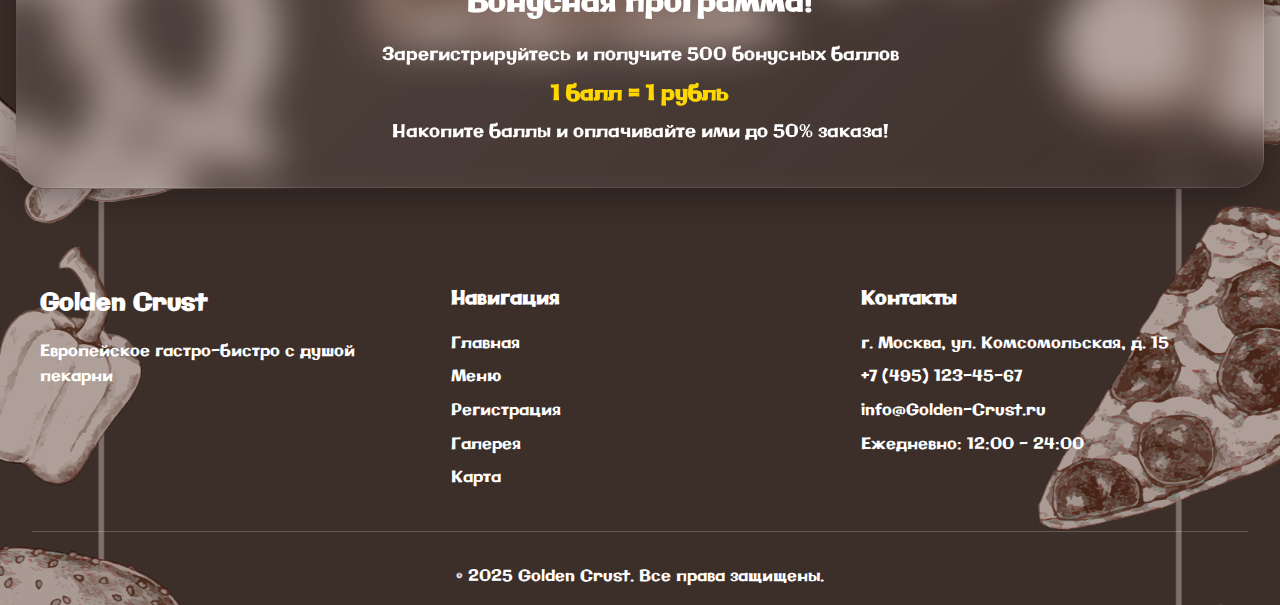
<file: register/register.html>
<!DOCTYPE html>
<html lang="ru">
<head>
    <meta charset="UTF-8">
    <meta name="viewport" content="width=device-width, initial-scale=1.0">
    <title></title>
    <link rel="stylesheet" href="register.css">
</head>
<body>
    <header>
    <nav class="navbar">
        <div class="nav-container">
            <ul class="nav-menu">
                <li><a href="../index.html">Главная</a></li>
                <li><a href="../menu/menu.html">Меню</a></li>
                <li><a href="register.html" class="active">Регистрация</a></li>
                <li><a href="../gallery/gallery.html">Галерея</a></li>
                <li><a href="../map/map.html">Карта</a></li>
            </ul>
        </div>
    </nav>
    </header>

    <main class="main-content">
        <section class="register-section">
            <div class="container">
                <h1>Регистрация</h1>
                <p class="subtitle">Станьте частью нашего сообщества и получайте эксклюзивные предложения</p>
                
                <form class="register-form" id="registerForm" action="../index.html" method="GET">
                    <div class="form-group">
                        <label for="firstName">Имя *</label>
                        <input type="text" id="firstName" name="firstName" required placeholder="Введите ваше имя">
                    </div>

                    <div class="form-group">
                        <label for="lastName">Фамилия *</label>
                        <input type="text" id="lastName" name="lastName" required placeholder="Введите вашу фамилию">
                    </div>

                    <div class="form-group">
                        <label for="email">Email *</label>
                        <input type="email" id="email" name="email" required placeholder="example@mail.ru">
                    </div>

                    <div class="form-group">
                        <label for="phone">Телефон *</label>
                        <input type="tel" id="phone" name="phone" required placeholder="+7 (999) 123-45-67" pattern="[+][0-9]{1}[(][0-9]{3}[)][0-9]{3}[-][0-9]{2}[-][0-9]{2}">
                    </div>

                    <div class="form-group">
                        <label for="password">Пароль *</label>
                        <input type="password" id="password" name="password" required placeholder="Минимум 8 символов" minlength="8">
                    </div>

                    <div class="form-group">
                        <label for="confirmPassword">Подтвердите пароль *</label>
                        <input type="password" id="confirmPassword" name="confirmPassword" required placeholder="Повторите пароль" minlength="8">
                    </div>

                    <div class="form-group">
                        <label for="birthDate">Дата рождения</label>
                        <input type="date" id="birthDate" name="birthDate">
                    </div>

                    <div class="form-group">
                        <label for="gender">Пол</label>
                        <select id="gender" name="gender">
                            <option value="">Выберите пол</option>
                            <option value="male">Мужской</option>
                            <option value="female">Женский</option>
                            <option value="other">Другой</option>
                        </select>
                    </div>

                    <div class="form-group checkbox-group">
                        <label class="checkbox-label">
                            <input type="checkbox" name="newsletter" value="yes">
                            <span>Подписаться на рассылку новостей и акций</span>
                        </label>
                    </div>

                    <div class="form-group checkbox-group">
                        <label class="checkbox-label">
                            <input type="checkbox" name="terms" value="yes" required>
                            <span>Я согласен с условиями использования и политикой конфиденциальности *</span>
                        </label>
                    </div>

                    <button type="submit" class="submit-button">Зарегистрироваться</button>
                </form>
            </div>
        </section>

        <aside class="advertisement">
            <div class="ad-content">
                <h3>Бонусная программа!</h3>
                <p>Зарегистрируйтесь и получите 500 бонусных баллов</p>
                <p class="ad-highlight">1 балл = 1 рубль</p>
                <p>Накопите баллы и оплачивайте ими до 50% заказа!</p>
            </div>
        </aside>
    </main>

    <footer class="footer">
        <div class="footer-container">
            <div class="footer-section">
                <div class="footer-logo">Golden Crust</div>
                <p>Европейское гастро-бистро с душой пекарни</p>
            </div>
            <div class="footer-section">
                <h4>Навигация</h4>
                <ul class="footer-nav">
                    <li><a href="../index.html">Главная</a></li>
                    <li><a href="../menu/menu.html">Меню</a></li>
                    <li><a href="register.html">Регистрация</a></li>
                    <li><a href="../gallery/gallery.html">Галерея</a></li>
                    <li><a href="../map/map.html">Карта</a></li>
                </ul>
            </div>
            <div class="footer-section">
                <h4>Контакты</h4>
                <p>г. Москва, ул. Комсомольская, д. 15</p>
                <p>+7 (495) 123-45-67</p>
                <p>info@Golden-Crust.ru</p>
                <p>Ежедневно: 12:00 - 24:00</p>
            </div>
        </div>
        <div class="footer-bottom">
            <p>&copy; 2025 Golden Crust. Все права защищены.</p>
        </div>
    </footer>

    <script>
        document.getElementById('registerForm').addEventListener('submit', function(e) {
            const password = document.getElementById('password').value;
            const confirmPassword = document.getElementById('confirmPassword').value;
            
            if (password !== confirmPassword) {
                e.preventDefault();
                alert('Пароли не совпадают!');
                return false;
            }
        });
    </script>
</body>
</html>
</file>
<file: index/index.css>
@font-face {
    font-family: GalindoCyrillic-Regular;
    src: url(GalindoCyrillic-Regular.ttf);
}
@font-face {
    font-family: TildaSans-ExtraBold;
    src: url(TildaSans-ExtraBold.ttf);
}
* {
    margin: 0;
    padding: 0;
    box-sizing: border-box;
}
body {
    font-family: GalindoCyrillic-Regular;
    line-height: 1.6;
    background-image: url(dw21batch4-penny-04.jpg);
    width: 100%;
    height: 100vh;
    background-size: cover;
    background-position: center;
}
.main-photo {
    position: relative;
    width: 100%;
    height: 100vh;
    z-index: 2;
    overflow: hidden;
}
.main-photo img {
    width: 100%;
    height: 100%;
    object-fit: cover;
}
.img {
    width: 100%;
    display: block;
}
.navbar {
    position: fixed;
    top: 0;
    width: 100%;
    z-index: 1000;
    padding: 25px;
}
.nav-container {
    max-width: 1200px;
    margin: 0 auto;
    padding: 0 2rem;
    display: flex;
    justify-content: center;
    align-items: center;
    flex-wrap: wrap;
}
.logo {
    font-size: 1.5rem;
    font-weight: bold;
    color: #fff;
}
.logo img {
    width: 32px;
    height: 32px; 
}
.nav-menu {
    display: flex;
    list-style: none;
    gap: 2rem;
    flex-wrap: wrap;
}
.nav-menu a {
    color: #fff;
    text-decoration: none;
    font-weight: 500;
    transition: color 0.3s;
    padding: 0.5rem 1rem;
    border-radius: 5px;
}
.nav-menu a:hover,
.nav-menu a.active {
    background-color: rgba(255,255,255,0.2);
    color: #ffd700;
}
.main-content {
    margin-top: 90px;
    display: flex;
    flex-direction: column;
    min-height: calc(100vh - 80px);
}
.advertisement {
    display: flex;
	flex-direction: column;
	align-items: center;
	background: linear-gradient(
		135deg,
		rgba(255, 255, 255, 0.1),
		rgba(255, 255, 255, 0.02)
	);
	backdrop-filter: blur(20px);
	border-radius: 30px;
	border: 1px solid rgba(255, 255, 255, 0.1);
	box-shadow: 0 8px 32px rgba(0, 0, 0, 0.3),
		inset 0 0 30px rgba(255, 255, 255, 0.05);
    color: white;
    padding: 2rem;
    text-align: center;
    margin: 1rem;
}
.ad-content h3 {
    font-size: 1.8rem;
    margin-bottom: 1rem;
}
.ad-content p {
    font-size: 1.1rem;
    margin: 0.5rem 0;
}
.ad-highlight {
    font-weight: bold;
    font-size: 1.3rem !important;
    color: #ffd700;
}
.ad-button {
    background-color: #ffd700;
    color: white;
    border: none;
    padding: 0.8rem 2rem;
    font-size: 1rem;
    font-weight: bold;
    border-radius: 25px;
    cursor: pointer;
    margin-top: 1rem;
    transition: transform 0.3s;
    text-shadow:
    0 2px 5px rgba(0, 0, 0, 0.6),
    0 5px 20px rgba(0, 0, 0, 0.4);
}
.ad-button:hover {
    transform: scale(1.05);
}
.hero {
    width: 100%;
    height: 100%;
    background-image: url('mv2.png');
    background-size: cover;
    background-position: center;
}
.hero-content h1 {
    font-size: 3rem;
    margin-bottom: 1rem;
}
.subtitle {
    font-size: 1.5rem;
    opacity: 0.9;
}
.about {
    padding: 4rem 2rem;
    position: absolute;
    top: 50%;
    left: 50%;
    transform: translate(-50%, -50%);
    text-align: center;
    color: white;
}
.about-main {
    padding: 4rem 2rem;
    text-align: center;
    color: white;
}
.menu-card {
    padding: 1.5rem;
    flex: 1;
    max-width: 700px;
    /* text-align: center; */
    transition: transform 0.3s, box-shadow 0.3s;
    display: flex;
	flex-direction: column;
	align-items: center;
	background: linear-gradient(
		135deg,
		rgba(255, 255, 255, 0.1),
		rgba(255, 255, 255, 0.02)
	);
	backdrop-filter: blur(20px);
	border-radius: 30px;
	border: 1px solid rgba(255, 255, 255, 0.1);
	box-shadow: 0 8px 32px rgba(0, 0, 0, 0.3),
		inset 0 0 30px rgba(255, 255, 255, 0.05);
}
.container {
    max-width: 600px;
    margin: 0 auto;
}
.about h1 {
    font-family: TildaSans-ExtraBold;
    text-align: center;
    font-size: 90px;
    margin-bottom: 10px;
    color: #ffd700;
    text-shadow:
    0 2px 5px rgba(0, 0, 0, 0.6),
    0 5px 20px rgba(0, 0, 0, 0.4);
}
.about h2 {
    font-size: 3rem;
    margin-bottom: 1rem;
}
.about-main h2 {
    text-align: center;
    font-size: 3rem;
    margin-bottom: 10px;
    color: #ffd700;
}
.about-content {
    display: flex;
    gap: 3rem;
    align-items: center;
    flex-wrap: wrap;
}
.about-main-content {
    display: flex;
    gap: 3rem;
    align-items: center;
    flex-wrap: wrap;
}
.about-text {
    z-index: 2;
    flex: 1;
    min-width: 300px;
}
.about-main-text {
    z-index: 2;
    flex: 1;
    min-width: 300px;
}
.about-text p {
    margin-bottom: 10px;
    font-size: 20px;
    text-align: center;
    text-shadow:
    0 2px 5px rgba(0, 0, 0, 0.6),
    0 5px 20px rgba(0, 0, 0, 0.4);
}
.about-main-text p {
    margin-bottom: 10px;
    font-size: 20px;
    text-align: center;
}
.about-image {
    flex: 1;
    min-width: 300px;
    display: flex;
    justify-content: center;
}
.image-placeholder {
    font-size: 10rem;
    width: 300px;
    height: 300px;
    border-radius: 50%;
    display: flex;
    align-items: center;
    justify-content: center;
    box-shadow: 0 10px 30px rgba(0,0,0,0.2);
}
.features {
    padding: 4rem 2rem;
    color: white;
}
.features h2 {
    text-align: center;
    font-size: 2.5rem;
    margin-bottom: 3rem;
    color: #ffd700;
}
.features-grid {
    display: flex;
    gap: 2rem;
    flex-wrap: wrap;
    justify-content: center;
}
.feature-card {
    background: rgba(255,255,255,0.1);
    backdrop-filter: blur(10px);
    padding: 2rem;
    border-radius: 15px;
    text-align: center;
    flex: 1;
    min-width: 250px;
    max-width: 280px;
    transition: transform 0.3s;
}
.feature-card:hover {
    transform: translateY(-10px);
}
.feature-icon {
    font-size: 3rem;
    margin-bottom: 1rem;
}
.feature-card h3 {
    font-size: 1.3rem;
}
.cuisine {
    padding: 4rem 2rem;
    
}
.cuisine h2 {
    text-align: center;
    font-size: 2.5rem;
    margin-bottom: 2rem;
    color: white;
}
.cuisine-content {
    max-width: 800px;
    margin: 0 auto;
    color: white;
}
.cuisine-content p {
    font-size: 1.1rem;
    margin-bottom: 1.5rem;
    text-align: justify;
}
.cuisine-list {
    
    margin: 2rem 0;
}
.cuisine-list li {
    padding: 0.8rem 0;
    padding-left: 2rem;
    position: relative;
    font-size: 1.1rem;
}
.cuisine-list li::before {
    content: "";
    position: absolute;
    left: 0;
}
.footer {
    color: white;
    padding: 3rem 2rem 1rem;
    margin-top: auto;
}
.footer-container {
    max-width: 527px;
    margin: 0 auto;
    display: flex;
    justify-content: center;
    flex-wrap: wrap;
    gap: 30px;
}
.footer-section_1 {
    flex: 1;
    min-width: 250px;
}
.footer-section_2 {
    flex: 1;
    padding-left: 50px;
}
.footer-logo {
    font-size: 1.5rem;
    font-weight: bold;
    margin-bottom: 1rem;
}
.footer-section h4 {
    margin-bottom: 1rem;
    font-size: 1.2rem;
}
.footer-nav {
    list-style: none;
}
.footer-nav li {
    margin-bottom: 0.5rem;
}
.footer-nav a {
    color: white;
    text-decoration: none;
    transition: color 0.3s;
}
.footer-nav a:hover {
    color: #ffd700;
}
.footer-section p {
    margin-bottom: 0.5rem;
}
.footer-bottom {
    text-align: center;
    margin-top: 2rem;
    padding-top: 2rem;
    border-top: 1px solid rgba(255,255,255,0.2);
}
@media (max-width: 768px) {
    .nav-container {
        flex-direction: column;
        gap: 1rem;
    }

    .nav-menu {
        gap: 1rem;
    }

    .hero-content h1 {
        font-size: 2rem;
    }

    .subtitle {
        font-size: 1.2rem;
    }

    .about-content {
        flex-direction: column;
    }

    .features-grid {
        flex-direction: column;
        align-items: center;
    }

    .feature-card {
        max-width: 100%;
        
    }

    .footer-container {
        flex-direction: column;
    }
}
@media (max-width: 480px) {
    .hero-content h1 {
        font-size: 1.5rem;
    }

    .about h2,
    .features h2,
    .cuisine h2 {
        font-size: 2rem;
    }

    .ad-content h3 {
        font-size: 1.4rem;
    }

    .ad-content p {
        font-size: 1rem;
    }
}
</file>
<file: gallery/gallery.css>
@font-face {
    font-family: GalindoCyrillic-Regular;
    src: url(GalindoCyrillic-Regular.ttf);
}
* {
    margin: 0;
    padding: 0;
    box-sizing: border-box;
}
body {
    font-family: GalindoCyrillic-Regular;
    line-height: 1.6;
    color: #333;
    background-color: #f5f5f5;
    background-image: url(dw21batch4-penny-04.jpg);
    width: 100%;
    height: 100vh;
    background-size: cover;
    background-position: center;
}
.navbar {
    position: fixed;
    top: 0;
    width: 100%;
    box-shadow: 0 2px 10px rgba(0,0,0,0.1);
    z-index: 1000;
    padding: 25px;
}
.nav-container {
    max-width: 1200px;
    margin: 0 auto;
    padding: 0 2rem;
    display: flex;
    justify-content: center;
    align-items: center;
    flex-wrap: wrap;
}
.logo {
    font-size: 1.5rem;
    font-weight: bold;
    color: #fff;
}
.nav-menu {
    display: flex;
    list-style: none;
    gap: 2rem;
    flex-wrap: wrap;
}
.nav-menu a {
    color: #fff;
    text-decoration: none;
    font-weight: 500;
    transition: color 0.3s;
    padding: 0.5rem 1rem;
    border-radius: 5px;
}
.nav-menu a:hover,
.nav-menu a.active {
    background-color: rgba(255,255,255,0.2);
    color: #ffd700;
}
.main-content {
    margin-top: 80px;
    display: flex;
    flex-direction: column;
    min-height: calc(100vh - 80px);
}
.advertisement {
    display: flex;
	flex-direction: column;
	align-items: center;
	background: linear-gradient(
		135deg,
		rgba(255, 255, 255, 0.1),
		rgba(255, 255, 255, 0.02)
	);
	backdrop-filter: blur(20px);
	border-radius: 30px;
	border: 1px solid rgba(255, 255, 255, 0.1);
	box-shadow: 0 8px 32px rgba(0, 0, 0, 0.3),
		inset 0 0 30px rgba(255, 255, 255, 0.05);
    color: white;
    padding: 2rem;
    text-align: center;
    margin: 1rem;
}
.ad-content h3 {
    font-size: 1.8rem;
    margin-bottom: 1rem;
}
.ad-content p {
    font-size: 1.1rem;
    margin: 0.5rem 0;
}
.ad-highlight {
    font-weight: bold;
    font-size: 1.3rem !important;
    color: #ffd700;
}
.gallery-header {
    color: white;
    padding: 3rem 2rem;
    text-align: center;
}
.gallery-header h1 {
    font-size: 3rem;
    margin-bottom: 1rem;
}
.gallery-header p {
    font-size: 1.3rem;
    opacity: 0.9;
}
.container {
    max-width: 1200px;
    margin: 0 auto;
}
.gallery-section {
    padding: 3rem 2rem;
}
.gallery-grid {
    display: flex;
    flex-wrap: wrap;
    gap: 2rem;
    justify-content: center;
}
.gallery-item {
    flex: 1;
    min-width: 280px;
    max-width: 350px;
    overflow: hidden;
    background: linear-gradient(
		135deg,
		rgba(255, 255, 255, 0.1),
		rgba(255, 255, 255, 0.02)
	);
	backdrop-filter: blur(20px);
	border-radius: 30px;
	border: 1px solid rgba(255, 255, 255, 0.1);
	box-shadow: 0 8px 32px rgba(0, 0, 0, 0.3),
		inset 0 0 30px rgba(255, 255, 255, 0.05);
}
.gallery-image {
    width: 100%;
    height: 250px;
    display: flex;
    align-items: center;
    justify-content: center;
    font-size: 5rem;
}
.gallery-image img {
    border-radius: 30px;
    width: 100%;
    height: 100%;
    object-fit: cover;
    box-shadow: 0 2px 6px rgba(0,0,0,0.2);
}
.gallery-caption {
    padding: 1.5rem;
    text-align: center;
    font-weight: 500;
    color: white;
    font-size: 1.1rem;
}
.testimonials {
    padding: 4rem 2rem;
    background: linear-gradient(135deg, #667eea 0%, #764ba2 100%);
    color: white;
}
.testimonials h2 {
    text-align: center;
    font-size: 2.5rem;
    margin-bottom: 3rem;
}
.testimonials-grid {
    display: flex;
    gap: 2rem;
    flex-wrap: wrap;
    justify-content: center;
}
.testimonial-card {
    background: rgba(255,255,255,0.1);
    backdrop-filter: blur(10px);
    padding: 2rem;
    border-radius: 15px;
    flex: 1;
    min-width: 300px;
    max-width: 350px;
    display: flex;
    flex-direction: column;
}
.testimonial-rating {
    font-size: 1.5rem;
    margin-bottom: 1rem;
    text-align: center;
}
.testimonial-text {
    font-style: italic;
    margin-bottom: 1.5rem;
    flex-grow: 1;
    font-size: 1.1rem;
    line-height: 1.8;
}
.testimonial-author {
    text-align: right;
    font-weight: bold;
    font-size: 1rem;
}
.footer {
    color: white;
    padding: 3rem 2rem 1rem;
    margin-top: auto;
}
.footer-container {
    max-width: 1200px;
    margin: 0 auto;
    display: flex;
    justify-content: space-between;
    flex-wrap: wrap;
    gap: 2rem;
}
.footer-section {
    flex: 1;
    min-width: 250px;
}
.footer-logo {
    font-size: 1.5rem;
    font-weight: bold;
    margin-bottom: 1rem;
}
.footer-section h4 {
    margin-bottom: 1rem;
    font-size: 1.2rem;
}
.footer-nav {
    list-style: none;
}
.footer-nav li {
    margin-bottom: 0.5rem;
}
.footer-nav a {
    color: white;
    text-decoration: none;
    transition: color 0.3s;
}
.footer-nav a:hover {
    color: #ffd700;
}
.footer-section p {
    margin-bottom: 0.5rem;
}
.footer-bottom {
    text-align: center;
    margin-top: 2rem;
    padding-top: 2rem;
    border-top: 1px solid rgba(255,255,255,0.2);
}
@media (max-width: 768px) {
    .nav-container {
        flex-direction: column;
        gap: 1rem;
    }

    .nav-menu {
        gap: 1rem;
    }

    .gallery-header h1 {
        font-size: 2rem;
    }

    .gallery-grid {
        flex-direction: column;
        align-items: center;
    }

    .gallery-item {
        max-width: 100%;
        width: 100%;
    }

    .testimonials-grid {
        flex-direction: column;
        align-items: center;
    }

    .testimonial-card {
        max-width: 100%;
    }

    .footer-container {
        flex-direction: column;
    }
}
@media (max-width: 480px) {
    .gallery-header h1 {
        font-size: 1.5rem;
    }

    .testimonials h2 {
        font-size: 2rem;
    }

    .gallery-item {
        min-width: 100%;
    }

    .ad-content h3 {
        font-size: 1.4rem;
    }
}
</file>
<file: map/map.css>
@font-face {
    font-family: GalindoCyrillic-Regular;
    src: url(GalindoCyrillic-Regular.ttf);
}
* {
    margin: 0;
    padding: 0;
    box-sizing: border-box;
}
body {
    font-family: GalindoCyrillic-Regular;
    line-height: 1.6;
    background-image: url(dw21batch4-penny-04.jpg);
    width: 100%;
    height: 100vh;
    background-size: cover;
    background-position: center;
}
.menu-card {
    padding: 1.5rem;
    flex: 1;
    min-width: 1200px;
    max-width: 700px;
    text-align: center;
    transition: transform 0.3s, box-shadow 0.3s;
    display: flex;
	flex-direction: column;
	align-items: center;
	background: linear-gradient(
		135deg,
		rgba(255, 255, 255, 0.1),
		rgba(255, 255, 255, 0.02)
	);
	backdrop-filter: blur(20px);
	border-radius: 30px;
	border: 1px solid rgba(255, 255, 255, 0.1);
	box-shadow: 0 8px 32px rgba(0, 0, 0, 0.3),
		inset 0 0 30px rgba(255, 255, 255, 0.05);
}
.main-photo {
    width: 100%;
    height: 100vh;
    z-index: 2;
}
.main-photo img {
    width: 100%;
    height: 100%;
    object-fit: cover;
}
.img {
    width: 100%;
    display: block;
}
.navbar {
    position: fixed;
    top: 0;
    width: 100%;
    z-index: 1000;
    padding: 25px;
}
.nav-container {
    max-width: 1200px;
    margin: 0 auto;
    padding: 0 2rem;
    display: flex;
    justify-content: center;
    align-items: center;
    flex-wrap: wrap;
}
.logo {
    font-size: 1.5rem;
    font-weight: bold;
    color: #fff;
}
.logo img {
    width: 32px;
    height: 32px; 
}
.nav-menu {
    display: flex;
    list-style: none;
    gap: 2rem;
    flex-wrap: wrap;
}
.nav-menu a {
    color: #fff;
    text-decoration: none;
    font-weight: 500;
    transition: color 0.3s;
    padding: 0.5rem 1rem;
    border-radius: 5px;
}
.nav-menu a:hover,
.nav-menu a.active {
    background-color: rgba(255,255,255,0.2);
    color: #ffd700;
}
.main-content {
    margin-top: 90px;
    display: flex;
    flex-direction: column;
    min-height: calc(100vh - 80px);
}
.subtitle {
    font-size: 1.5rem;
    opacity: 0.9;
}
.about {
    padding: 4rem 2rem;
}
.container {
    max-width: 1200px;
    margin: 0 auto;
}
.about h2 {
    text-align: center;
    font-size: 2.5rem;
    margin-bottom: 2rem;
    color: white;
}
.about-content {
    display: flex;
    gap: 3rem;
    align-items: center;
    flex-wrap: wrap;
}
.about-text {
    flex: 1;
    min-width: 300px;
}
.about-text p {
    margin-bottom: 1rem;
    font-size: 1.1rem;
    text-align: justify;
}
.about-image {
    flex: 1;
    min-width: 300px;
    display: flex;
    justify-content: center;
}
.image-placeholder {
    font-size: 10rem;
    width: 300px;
    height: 300px;
    border-radius: 50%;
    display: flex;
    align-items: center;
    justify-content: center;
    box-shadow: 0 10px 30px rgba(0,0,0,0.2);
}
.footer {
    color: white;
    padding: 3rem 2rem 1rem;
    margin-top: auto;
}
.footer-container {
    max-width: 1200px;
    margin: 0 auto;
    display: flex;
    justify-content: space-between;
    flex-wrap: wrap;
    gap: 2rem;
}
.footer-section {
    flex: 1;
    min-width: 250px;
}
.footer-logo {
    font-size: 1.5rem;
    font-weight: bold;
    margin-bottom: 1rem;
}
.footer-section h4 {
    margin-bottom: 1rem;
    font-size: 1.2rem;
}
.footer-nav {
    list-style: none;
}
.footer-nav li {
    margin-bottom: 0.5rem;
}
.footer-nav a {
    color: white;
    text-decoration: none;
    transition: color 0.3s;
}
.footer-nav a:hover {
    color: #ffd700;
}
.footer-section p {
    margin-bottom: 0.5rem;
}
.footer-bottom {
    text-align: center;
    margin-top: 2rem;
    padding-top: 2rem;
    border-top: 1px solid rgba(255,255,255,0.2);
}
@media (max-width: 768px) {
    .nav-container {
        flex-direction: column;
        gap: 1rem;
    }

    .nav-menu {
        gap: 1rem;
    }

    .hero-content h1 {
        font-size: 2rem;
    }

    .subtitle {
        font-size: 1.2rem;
    }

    .about-content {
        flex-direction: column;
    }

    .features-grid {
        flex-direction: column;
        align-items: center;
    }

    .feature-card {
        max-width: 100%;
    }

    .footer-container {
        flex-direction: column;
    }
}
@media (max-width: 480px) {
    .hero-content h1 {
        font-size: 1.5rem;
    }

    .about h2,
    .features h2,
    .cuisine h2 {
        font-size: 2rem;
    }

    .ad-content h3 {
        font-size: 1.4rem;
    }

    .ad-content p {
        font-size: 1rem;
    }
}
</file>
<file: menu/menu.css>
@font-face {
    font-family: GalindoCyrillic-Regular;
    src: url(GalindoCyrillic-Regular.ttf);
}
* {
    margin: 0;
    padding: 0;
    box-sizing: border-box;
}
body {
    font-family: GalindoCyrillic-Regular;
    line-height: 1.6;
    color: #333;
    background-image: url(dw21batch4-penny-04.jpg);
    width: 100%;
    height: 100vh;
    background-size: cover;
    background-position: center;
}
.navbar {
    position: fixed;
    top: 0;
    width: 100%;
    box-shadow: 0 2px 10px rgba(0,0,0,0.1);
    z-index: 1000;
    padding: 25px;
}
.nav-container {
    max-width: 1200px;
    margin: 0 auto;
    padding: 0 2rem;
    display: flex;
    justify-content: center;
    align-items: center;
    flex-wrap: wrap;
}
.logo {
    font-size: 1.5rem;
    font-weight: bold;
    color: #fff;
}
.nav-menu {
    display: flex;
    list-style: none;
    gap: 2rem;
    flex-wrap: wrap;
}
.nav-menu a {
    color: #fff;
    text-decoration: none;
    font-weight: 500;
    transition: color 0.3s;
    padding: 0.5rem 1rem;
    border-radius: 5px;
}
.nav-menu a:hover,
.nav-menu a.active {
    background-color: rgba(255,255,255,0.2);
    color: #ffd700;
}
.main-content {
    margin-top: 80px;
    display: flex;
    flex-direction: column;
    min-height: calc(100vh - 80px);
}
.advertisement {
    display: flex;
	flex-direction: column;
	align-items: center;
	background: linear-gradient(
		135deg,
		rgba(255, 255, 255, 0.1),
		rgba(255, 255, 255, 0.02)
	);
	backdrop-filter: blur(20px);
	border-radius: 30px;
	border: 1px solid rgba(255, 255, 255, 0.1);
	box-shadow: 0 8px 32px rgba(0, 0, 0, 0.3),
		inset 0 0 30px rgba(255, 255, 255, 0.05);
    color: white;
    padding: 2rem;
    text-align: center;
    margin: 1rem;
}
.ad-content h3 {
    font-size: 1.8rem;
    margin-bottom: 1rem;
}
.ad-content p {
    font-size: 1.1rem;
    margin: 0.5rem 0;
}
.ad-highlight {
    font-weight: bold;
    font-size: 1.3rem !important;
    color: #ffd700;
}
.ad-button {
    background-color: #ffd700;
    color: white;
    border: none;
    padding: 0.8rem 2rem;
    font-size: 1rem;
    font-weight: bold;
    border-radius: 25px;
    cursor: pointer;
    margin-top: 1rem;
    transition: transform 0.3s;
    text-shadow:
    0 2px 5px rgba(0, 0, 0, 0.6),
    0 5px 20px rgba(0, 0, 0, 0.4);
}
.ad-button:hover {
    transform: scale(1.05);
}
.menu-header {
    color: white;
    padding: 3rem 2rem;
    text-align: center;
}
.menu-header h1 {
    font-size: 3rem;
    margin-bottom: 1rem;
}
.menu-header p {
    font-size: 1.3rem;
    opacity: 0.9;
}
.menu-section {
    padding: 3rem 2rem;
}
.container {
    max-width: 1200px;
    margin: 0 auto;
}
.section-title {
    font-size: 2.5rem;
    text-align: center;
    margin-bottom: 2rem;
    color: white;
}
.menu-grid {
    display: flex;
    flex-wrap: wrap;
    gap: 2rem;
    justify-content: center;
}
.menu-card {
    padding-bottom: 1.5rem;
    flex: 1;
    min-width: 280px;
    max-width: 320px;
    text-align: center;
    transition: transform 0.3s, box-shadow 0.3s;
    display: flex;
	flex-direction: column;
	align-items: center;
	background: linear-gradient(
		135deg,
		rgba(255, 255, 255, 0.1),
		rgba(255, 255, 255, 0.02)
	);
	backdrop-filter: blur(20px);
	border-radius: 30px;
	border: 1px solid rgba(255, 255, 255, 0.1);
	box-shadow: 0 8px 32px rgba(0, 0, 0, 0.3),
		inset 0 0 30px rgba(255, 255, 255, 0.05);
}
.menu-card:hover {
    transform: translateY(-10px);
    box-shadow: 0 8px 25px rgba(0,0,0,0.2);
}
.card-image {
    font-size: 4rem;
    margin-bottom: 1rem;
    width: 100%;
    height: 200px;
    display: flex;
    align-items: center;
    justify-content: center;
}
.card-image img {
    border-radius: 30px;
    width: 100%;
    height: 100%;
    object-fit: cover;
    box-shadow: 0 2px 6px rgba(0,0,0,0.2);
}
.menu-card h3 {
    font-size: 1.3rem;
    margin-bottom: 0.5rem;
    color: white;
}
.menu-card p {
    font-size: 0.95rem;
    color: white;
    margin-bottom: 1rem;
    flex-grow: 1;
}
.price {
    font-size: 1.5rem;
    font-weight: bold;
    color: #ffd700;
    margin-top: auto;
}
.footer {
    color: white;
    padding: 3rem 2rem 1rem;
    margin-top: auto;
}
.footer-container {
    max-width: 1200px;
    margin: 0 auto;
    display: flex;
    justify-content: space-between;
    flex-wrap: wrap;
    gap: 2rem;
}
.footer-section {
    flex: 1;
    min-width: 250px;
}
.footer-logo {
    font-size: 1.5rem;
    font-weight: bold;
    margin-bottom: 1rem;
}
.footer-section h4 {
    margin-bottom: 1rem;
    font-size: 1.2rem;
}
.footer-nav {
    list-style: none;
}
.footer-nav li {
    margin-bottom: 0.5rem;
}
.footer-nav a {
    color: white;
    text-decoration: none;
    transition: color 0.3s;
}
.footer-nav a:hover {
    color: #ffd700;
}
.footer-section p {
    margin-bottom: 0.5rem;
}
.footer-bottom {
    text-align: center;
    margin-top: 2rem;
    padding-top: 2rem;
    border-top: 1px solid rgba(255,255,255,0.2);
}
@media (max-width: 768px) {
    .nav-container {
        flex-direction: column;
        gap: 1rem;
    }

    .nav-menu {
        gap: 1rem;
    }

    .menu-header h1 {
        font-size: 2rem;
    }

    .menu-grid {
        flex-direction: column;
        align-items: center;
    }

    .menu-card {
        max-width: 100%;
        width: 100%;
    }

    .footer-container {
        flex-direction: column;
    }
}
@media (max-width: 480px) {
    .menu-header h1 {
        font-size: 1.5rem;
    }

    .section-title {
        font-size: 2rem;
    }

    .menu-card {
        min-width: 100%;
    }

    .ad-content h3 {
        font-size: 1.4rem;
    }
}
</file>
<file: register/register.css>
@font-face {
    font-family: GalindoCyrillic-Regular;
    src: url(GalindoCyrillic-Regular.ttf);
}
* {
    margin: 0;
    padding: 0;
    box-sizing: border-box;
}
body {
    font-family: GalindoCyrillic-Regular;
    line-height: 1.6;
    color: #333;
    min-height: 100vh;
    background-image: url(dw21batch4-penny-04.jpg);
    width: 100%;
    height: 100vh;
    background-size: cover;
    background-position: center;
}
.navbar {
    position: fixed;
    top: 0;
    width: 100%;
    box-shadow: 0 2px 10px rgba(0,0,0,0.1);
    z-index: 1000;
    padding: 25px;
}
.nav-container {
    max-width: 1200px;
    margin: 0 auto;
    padding: 0 2rem;
    display: flex;
    justify-content: center;
    align-items: center;
    flex-wrap: wrap;
}
.logo {
    font-size: 1.5rem;
    font-weight: bold;
    color: #fff;
}
.nav-menu {
    display: flex;
    list-style: none;
    gap: 2rem;
    flex-wrap: wrap;
}
.nav-menu a {
    color: #fff;
    text-decoration: none;
    font-weight: 500;
    transition: color 0.3s;
    padding: 0.5rem 1rem;
    border-radius: 5px;
}
.nav-menu a:hover,
.nav-menu a.active {
    background-color: rgba(255,255,255,0.2);
    color: #ffd700;
}
.main-content {
    margin-top: 80px;
    display: flex;
    flex-direction: column;
    min-height: calc(100vh - 80px);
    padding: 2rem 0;
}
.advertisement {
    display: flex;
	flex-direction: column;
	align-items: center;
	background: linear-gradient(
		135deg,
		rgba(255, 255, 255, 0.1),
		rgba(255, 255, 255, 0.02)
	);
	backdrop-filter: blur(20px);
	border-radius: 30px;
	border: 1px solid rgba(255, 255, 255, 0.1);
	box-shadow: 0 8px 32px rgba(0, 0, 0, 0.3),
		inset 0 0 30px rgba(255, 255, 255, 0.05);
    color: white;
    padding: 2rem;
    text-align: center;
    margin: 1rem;
}
.ad-content h3 {
    font-size: 1.8rem;
    margin-bottom: 1rem;
}
.ad-content p {
    font-size: 1.1rem;
    margin: 0.5rem 0;
}
.ad-highlight {
    font-weight: bold;
    font-size: 1.3rem !important;
    color: #ffd700;
}
.register-section {
    padding: 2rem;
    display: flex;
    justify-content: center;
    align-items: center;
    flex: 1;
}
.container {
    max-width: 600px;
    width: 100%;
    padding: 3rem;
    display: flex;
	flex-direction: column;
	align-items: center;
	background: linear-gradient(
		135deg,
		rgba(255, 255, 255, 0.1),
		rgba(255, 255, 255, 0.02)
	);
	backdrop-filter: blur(20px);
	border-radius: 30px;
	border: 1px solid rgba(255, 255, 255, 0.1);
	box-shadow: 0 8px 32px rgba(0, 0, 0, 0.3),
		inset 0 0 30px rgba(255, 255, 255, 0.05);
}
.register-section h1 {
    text-align: center;
    color: #ffd700;
    font-size: 2.5rem;
    margin-bottom: 0.5rem;
}
.subtitle {
    text-align: center;
    color: white;
    margin-bottom: 2rem;
    font-size: 1.1rem;
}
.register-form {
    display: flex;
    flex-direction: column;
    gap: 1.5rem;
}
.form-group {
    display: flex;
    flex-direction: column;
}
.form-group label {
    margin-bottom: 0.5rem;
    color: white;
    font-weight: 500;
    font-size: 1rem;
}
.form-group input,
.form-group select {
    padding: 0.8rem;
    border: 2px solid #ddd;
    border-radius: 8px;
    font-size: 1rem;
    transition: border-color 0.3s;
    font-family: inherit;
}
.form-group input:focus,
.form-group select:focus {
    outline: none;
    border-color: #667eea;
    box-shadow: 0 0 0 3px rgba(102, 126, 234, 0.1);
}
.checkbox-group {
    flex-direction: row;
    align-items: center;
}
.checkbox-label {
    display: flex;
    align-items: center;
    gap: 0.5rem;
    cursor: pointer;
    font-weight: normal;
}
.checkbox-label input[type="checkbox"] {
    width: 20px;
    height: 20px;
    cursor: pointer;
    margin: 0;
}
.submit-button {
    background: linear-gradient(135deg, #ffd700 0%, #ffae00 100%);
    color: white;
    border: none;
    padding: 1rem 2rem;
    font-size: 1.2rem;
    font-weight: bold;
    border-radius: 10px;
    cursor: pointer;
    transition: transform 0.3s, box-shadow 0.3s;
    margin-top: 1rem;
}
.submit-button:hover {
    transform: translateY(-2px);
    box-shadow: 0 5px 20px rgba(255, 208, 0, 0.4);
}
.submit-button:active {
    transform: translateY(0);
}
.footer {
    color: white;
    padding: 3rem 2rem 1rem;
    margin-top: auto;
}
.footer-container {
    max-width: 1200px;
    margin: 0 auto;
    display: flex;
    justify-content: space-between;
    flex-wrap: wrap;
    gap: 2rem;
}
.footer-section {
    flex: 1;
    min-width: 250px;
}
.footer-logo {
    font-size: 1.5rem;
    font-weight: bold;
    margin-bottom: 1rem;
}
.footer-section h4 {
    margin-bottom: 1rem;
    font-size: 1.2rem;
}
.footer-nav {
    list-style: none;
}
.footer-nav li {
    margin-bottom: 0.5rem;
}
.footer-nav a {
    color: white;
    text-decoration: none;
    transition: color 0.3s;
}
.footer-nav a:hover {
    color: #ffd700;
}
.footer-section p {
    margin-bottom: 0.5rem;
}
.footer-bottom {
    text-align: center;
    margin-top: 2rem;
    padding-top: 2rem;
    border-top: 1px solid rgba(255,255,255,0.2);
}
@media (max-width: 768px) {
    .nav-container {
        flex-direction: column;
        gap: 1rem;
    }

    .nav-menu {
        gap: 1rem;
    }

    .container {
        padding: 2rem 1.5rem;
        margin: 1rem;
    }

    .register-section h1 {
        font-size: 2rem;
    }

    .footer-container {
        flex-direction: column;
    }
}
@media (max-width: 480px) {
    .register-section h1 {
        font-size: 1.5rem;
    }

    .subtitle {
        font-size: 1rem;
    }

    .container {
        padding: 1.5rem 1rem;
    }

    .ad-content h3 {
        font-size: 1.4rem;
    }

    .ad-content p {
        font-size: 1rem;
    }
}
</file>
